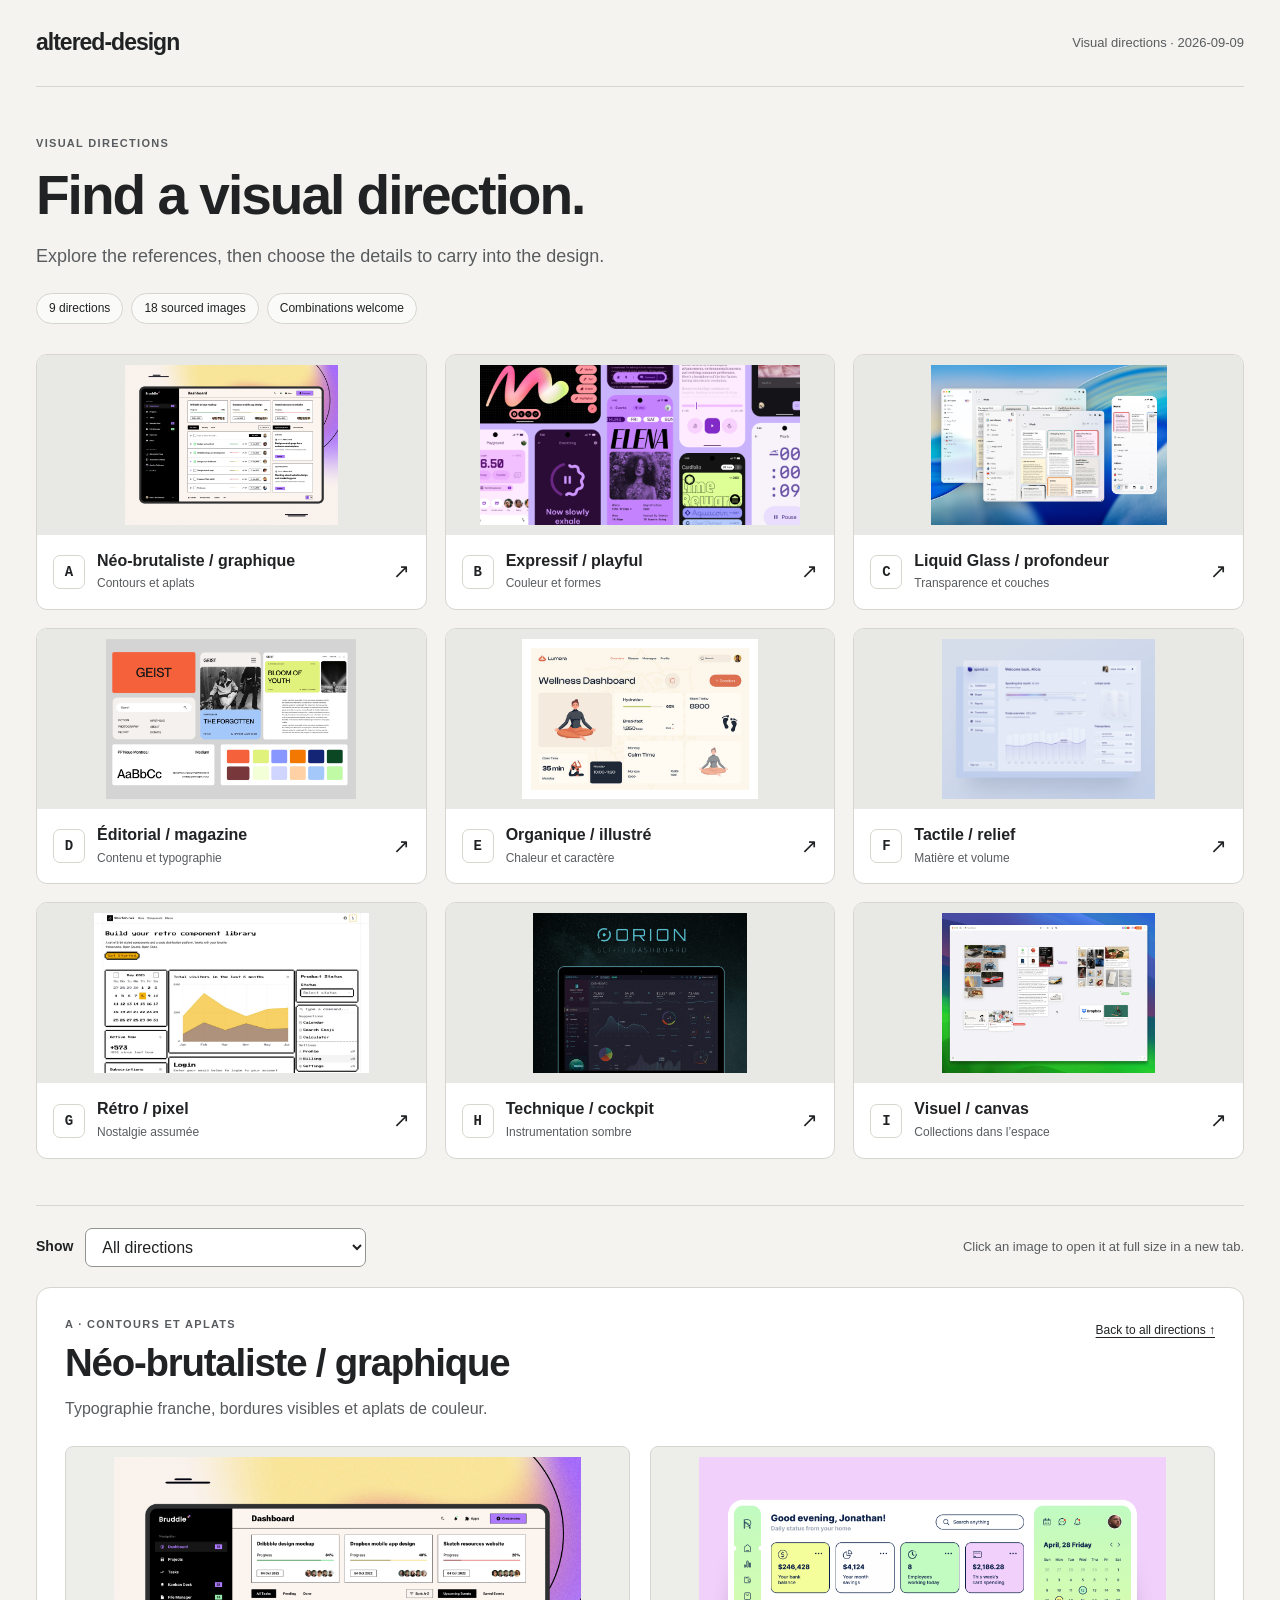
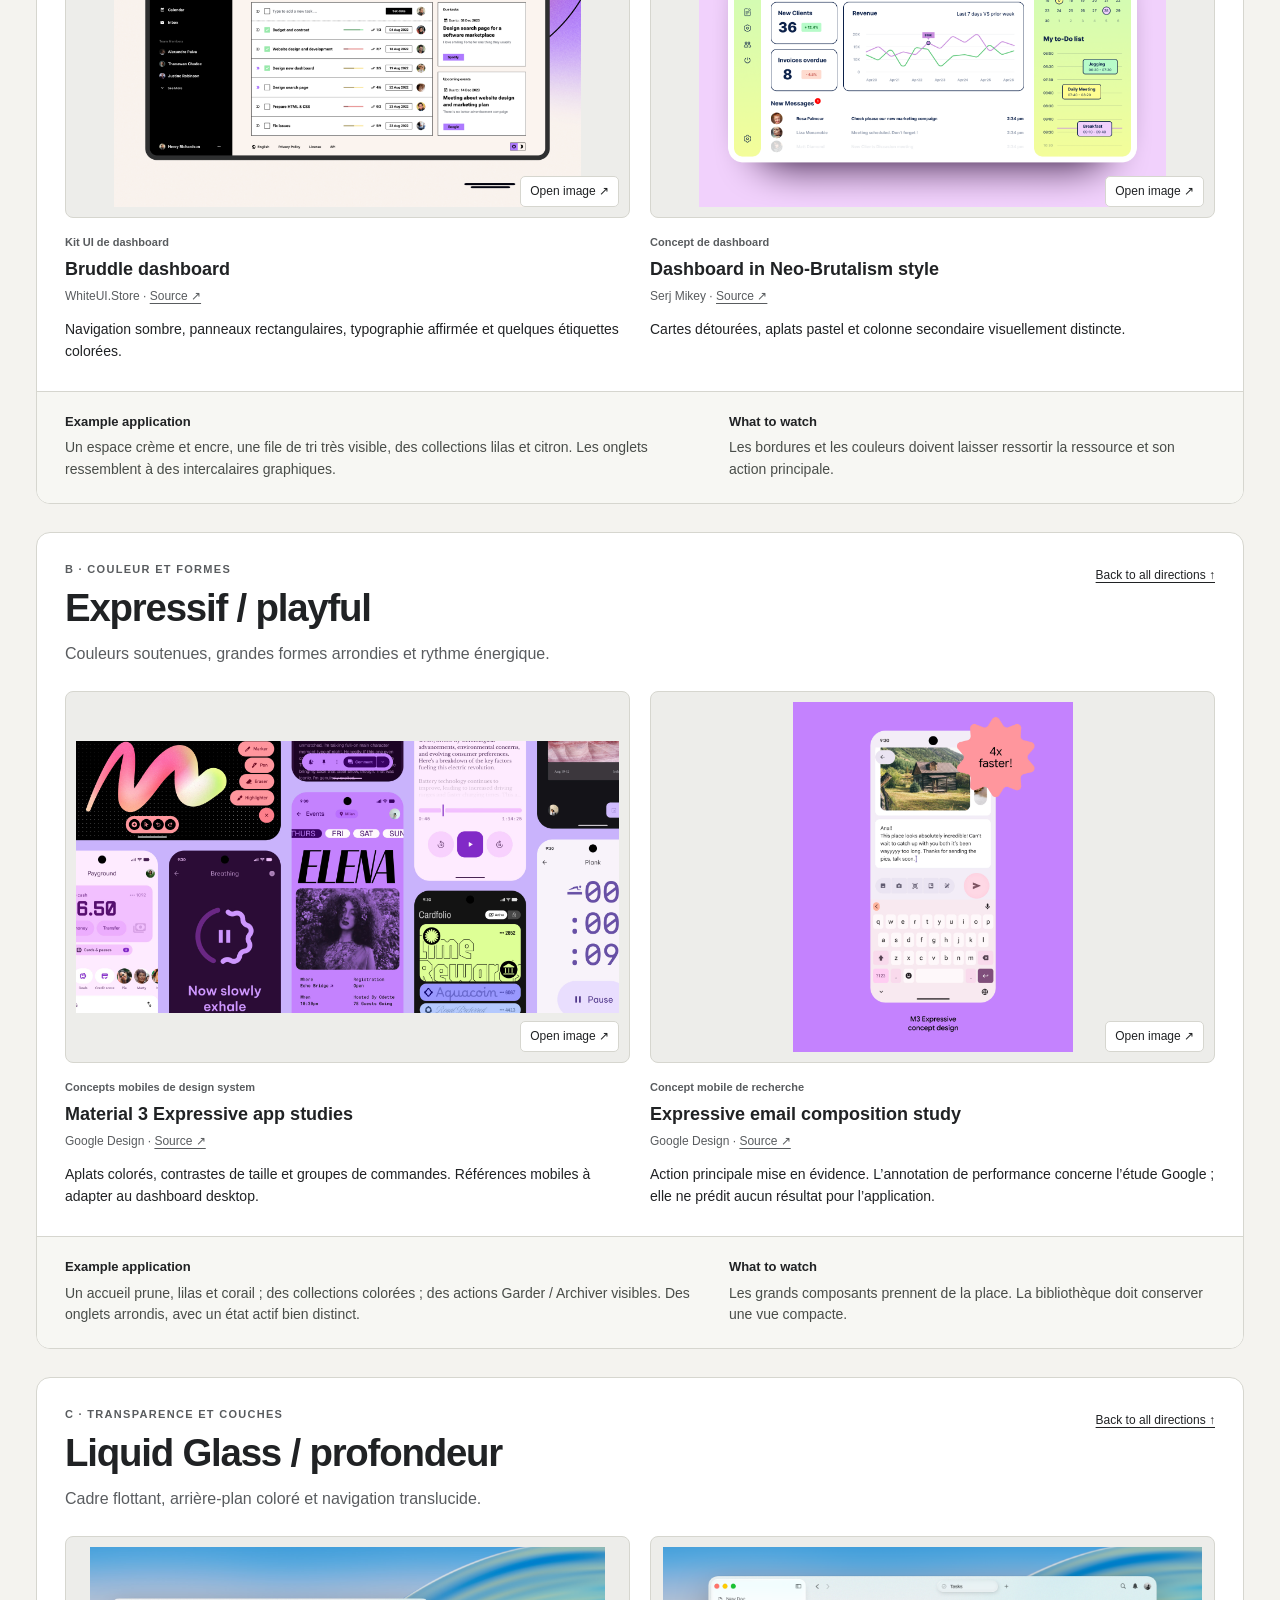
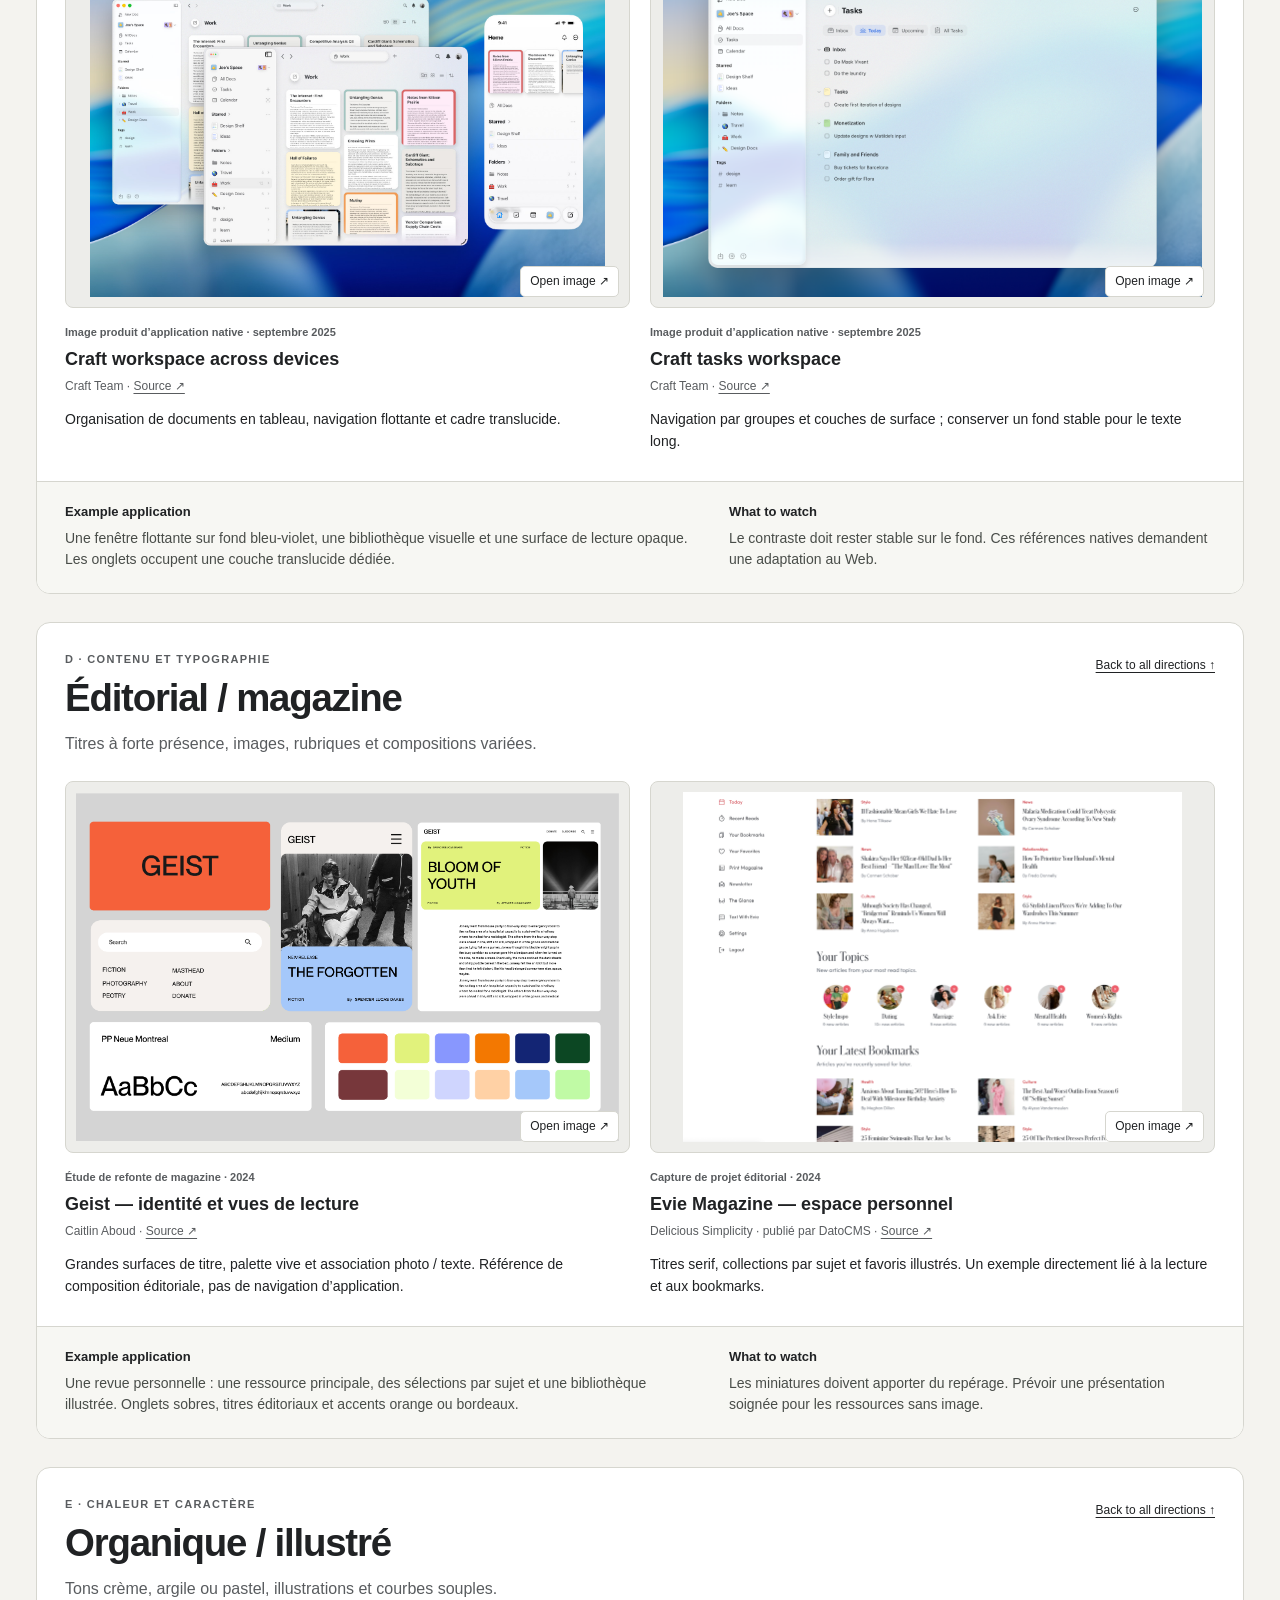
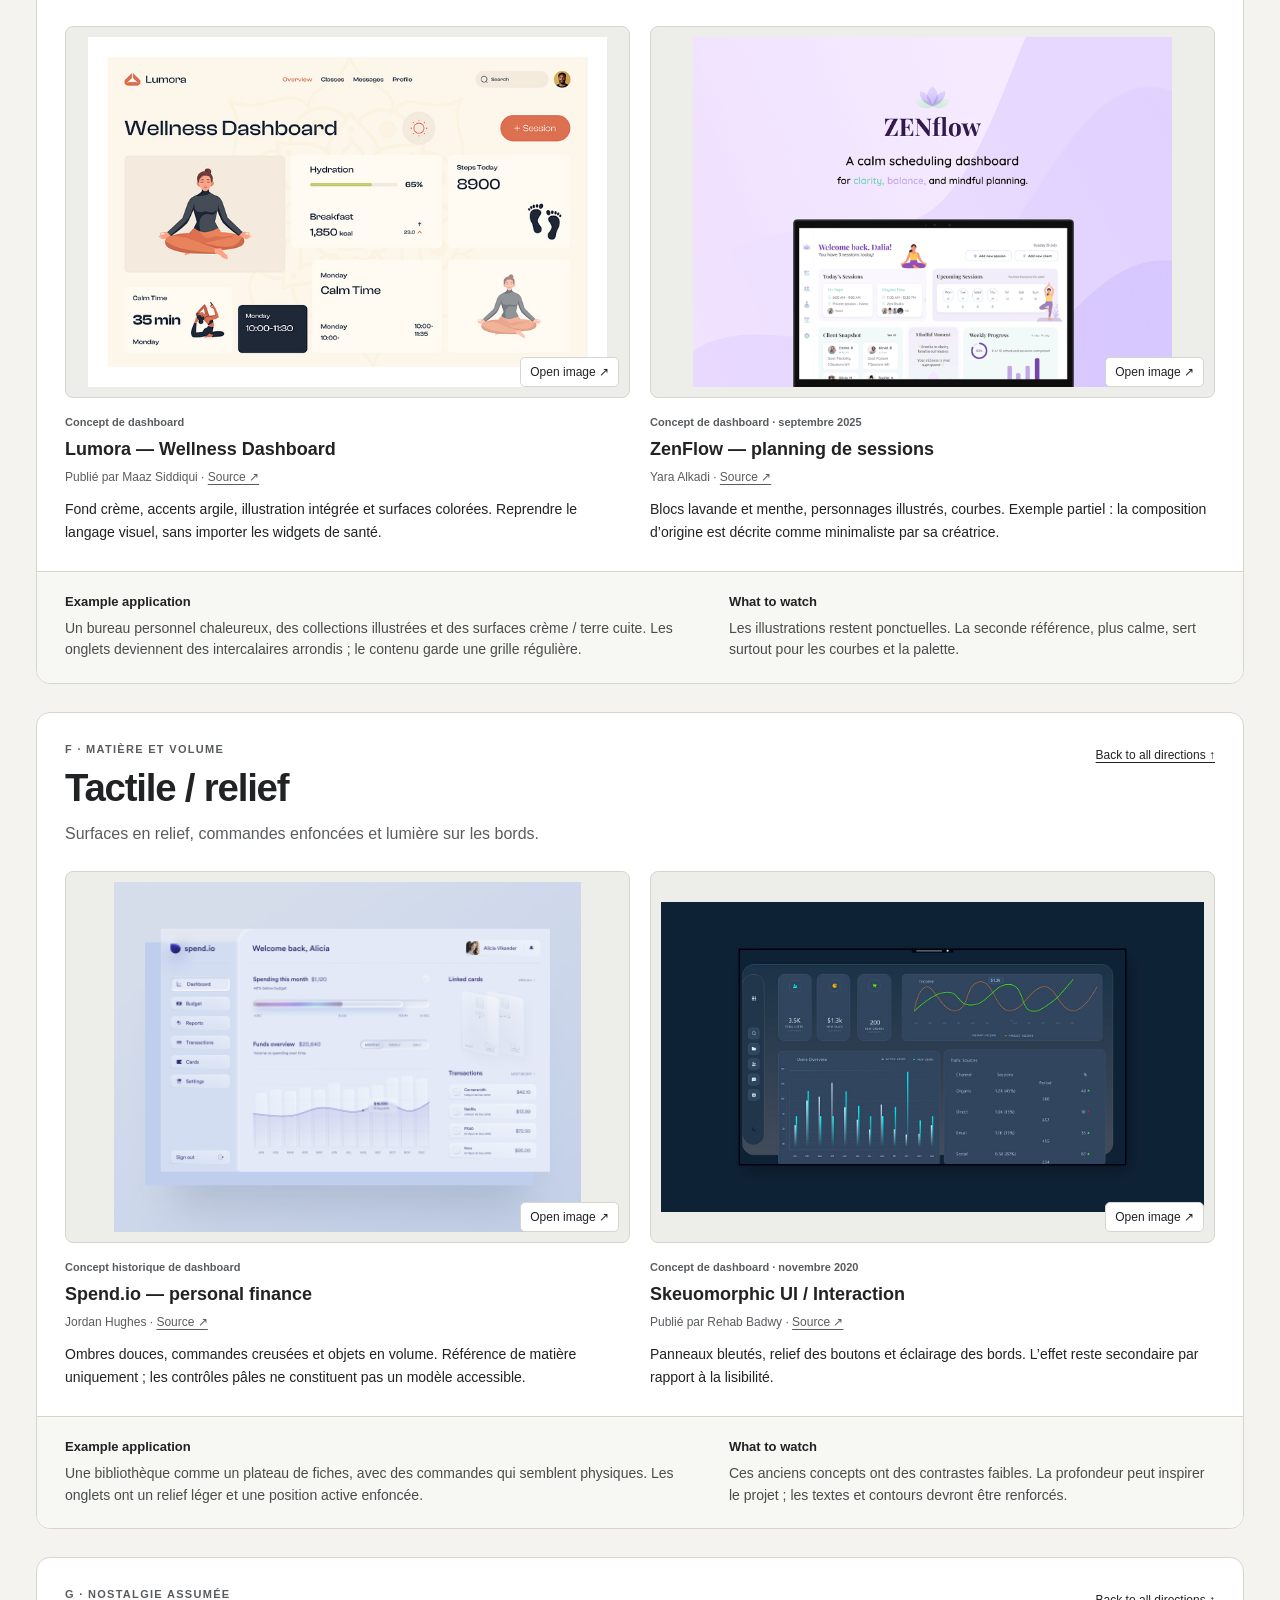
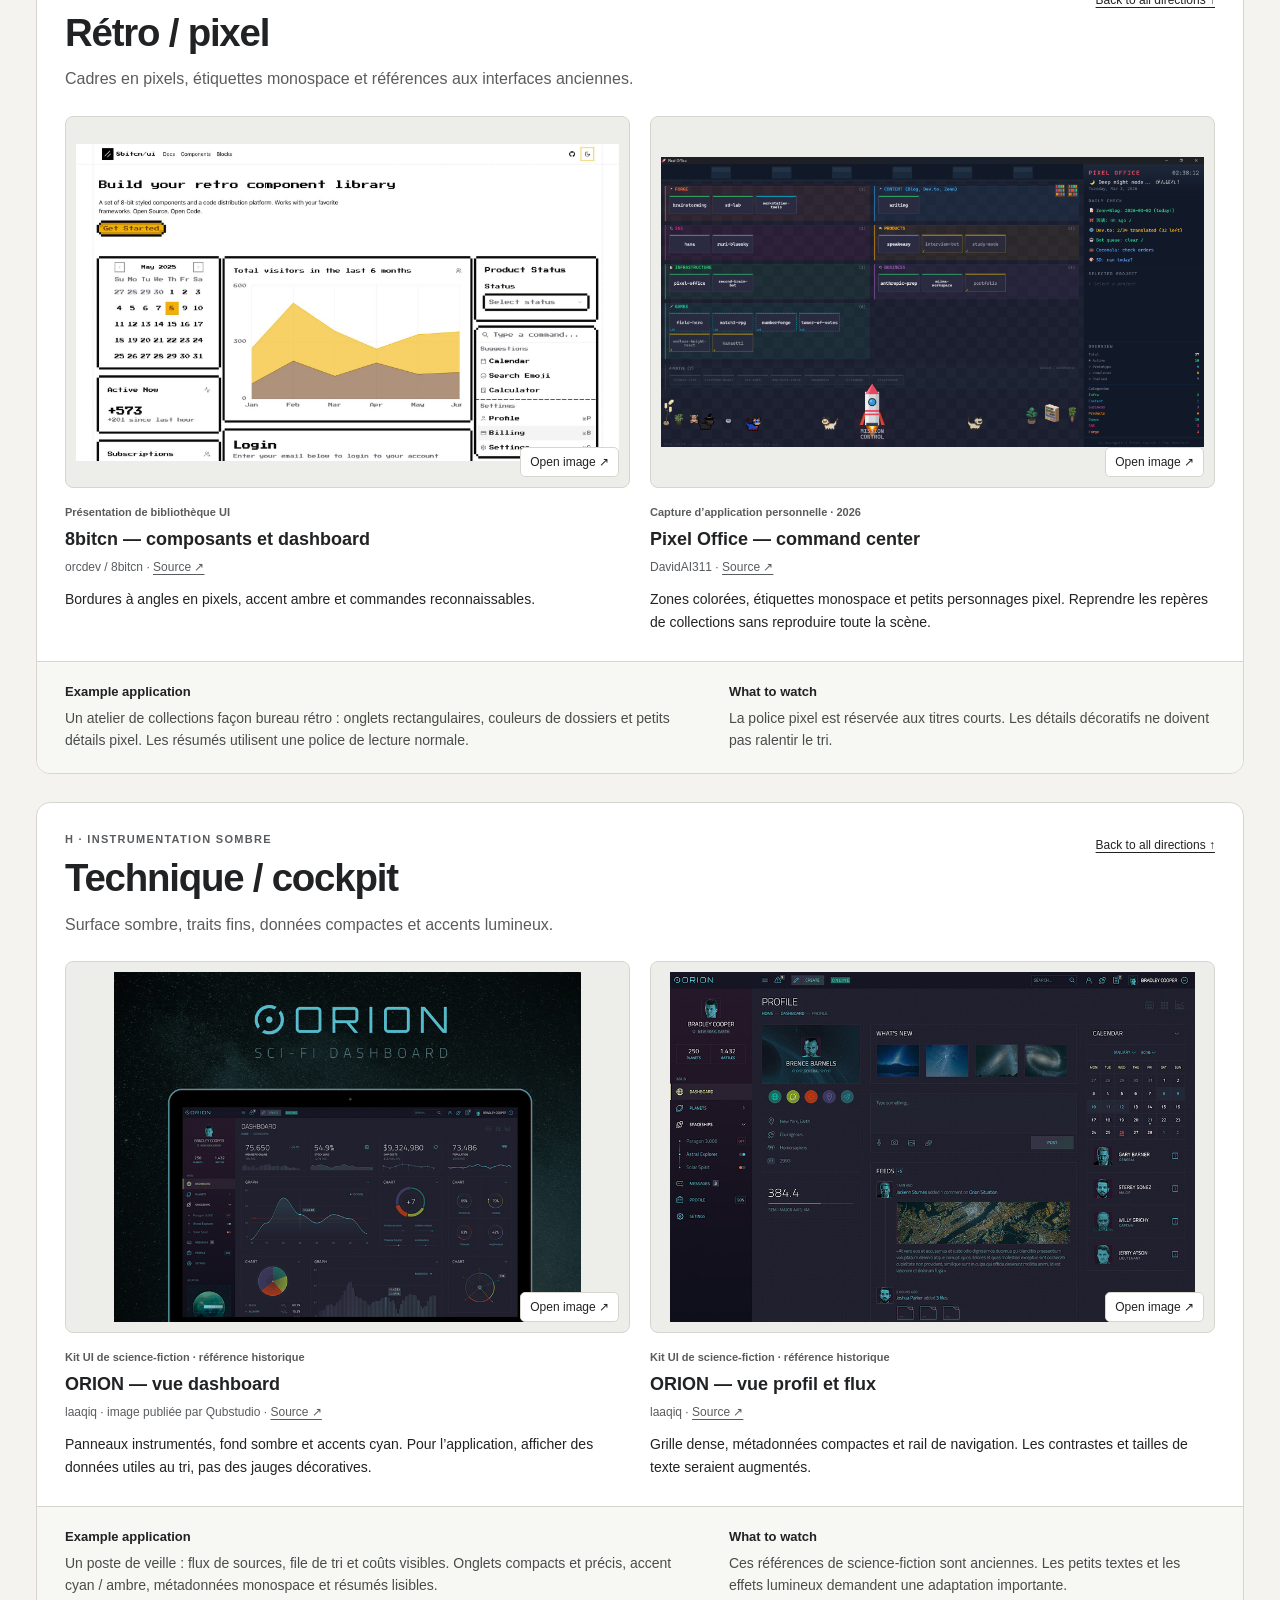
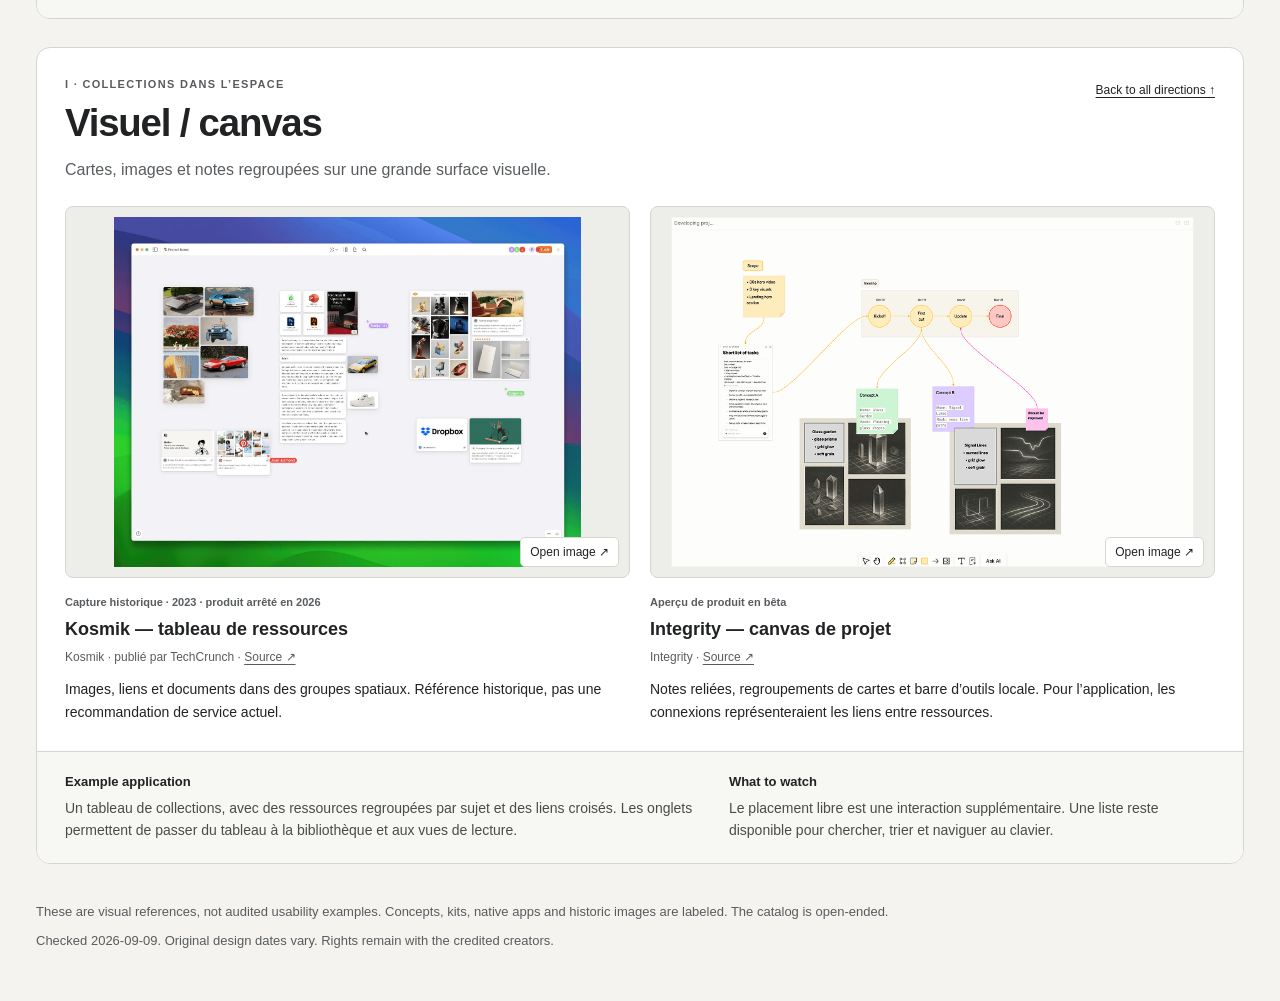
<file: skills/altered-design/assets/app-references/gallery.html>
<!doctype html><html lang="en"><head><meta charset="utf-8"><meta name="viewport" content="width=device-width,initial-scale=1"><title>altered-design — Visual directions</title><style>
:root{color-scheme:light;--ink:#202224;--muted:#595c5f;--paper:#f4f3ef;--line:#d6d6cf;--accent:#245740}
*{box-sizing:border-box}body{margin:0;background:var(--paper);color:var(--ink);font:16px/1.55 -apple-system,BlinkMacSystemFont,"Segoe UI",sans-serif}
a{color:inherit;text-underline-offset:3px}a:hover{color:var(--accent)}button,select{font:inherit}a:focus-visible,button:focus-visible,select:focus-visible,summary:focus-visible{outline:3px solid #1c6ba4;outline-offset:5px}
h1,h2,h3,p,figure{margin:0}h1{font-size:clamp(34px,4.3vw,60px);line-height:1.08;letter-spacing:-2px;max-width:880px}h2{font-size:clamp(28px,3vw,40px);line-height:1.15;letter-spacing:-1.2px}h3{font-size:18px;line-height:1.3}
.wrap{max-width:1320px;margin:auto;padding:0 36px}.masthead{display:flex;align-items:center;justify-content:space-between;padding:25px 0;border-bottom:1px solid var(--line);font-size:13px}.brand{font-size:23px;font-weight:750;letter-spacing:-1px}.masthead span:last-child{color:var(--muted)}
.intro{padding:48px 0 30px}.eyebrow{text-transform:uppercase;font-size:11px;letter-spacing:1.3px;font-weight:650;display:block;color:var(--muted);margin-bottom:14px}.intro p{max-width:750px;margin-top:18px;color:var(--muted);font-size:18px}.facts{display:flex;flex-wrap:wrap;gap:8px;margin-top:22px}.facts span{font-size:12px;border:1px solid var(--line);border-radius:30px;padding:5px 12px;background:#fff9}
.overview{display:grid;grid-template-columns:repeat(3,minmax(0,1fr));gap:18px}.option{text-decoration:none;background:white;border:1px solid var(--line);border-radius:11px;overflow:hidden;transition:border-color .15s}.option:hover{border-color:var(--accent)}.thumb{height:180px;background:#e8e8e4;padding:10px}.thumb img{width:100%;height:100%;object-fit:contain;display:block}.option-copy{padding:16px;display:flex;gap:12px;align-items:center}.letter{font:600 14px/32px ui-monospace,monospace;border:1px solid var(--line);border-radius:7px;width:32px;text-align:center;flex-shrink:0}.option-copy strong{display:block;font-size:16px;line-height:1.3}.option-copy div span{display:block;color:var(--muted);font-size:12px;margin-top:3px}.arrow{margin-left:auto;font-size:20px}
.tabs-note{border:1px solid #b9cec2;background:#e9f0e9;border-radius:11px;padding:20px 24px;margin-top:28px}.tabs-note h2{font-size:21px;letter-spacing:-.5px}.tabs-note p{margin-top:6px;color:#3f5147;max-width:920px}.tabs-note details{margin-top:12px}.tabs-note summary{cursor:pointer;font-size:14px;font-weight:600;width:fit-content}.tabs-note img{display:block;width:100%;max-width:1060px;margin-top:16px;border:1px solid var(--line);border-radius:7px}.tabs-note .caption{font-size:12px}
.board-tools{display:flex;flex-wrap:wrap;gap:12px;align-items:center;margin:46px 0 20px;padding-top:22px;border-top:1px solid var(--line)}.board-tools label{font-size:14px;font-weight:650}.board-tools select{max-width:100%;border:1px solid #90958e;border-radius:7px;padding:9px 38px 9px 12px;background:white;color:var(--ink)}.board-tools p{margin-left:auto;color:var(--muted);font-size:13px}.direction{background:white;border:1px solid var(--line);border-radius:14px;margin-bottom:28px;scroll-margin-top:22px;overflow:hidden}.direction[hidden]{display:none}.direction-head{display:flex;justify-content:space-between;gap:20px;padding:28px 28px 24px}.direction-head p{color:var(--muted);margin-top:12px;max-width:750px}.direction-head .eyebrow{margin-bottom:8px}.back{font-size:12px;white-space:nowrap;align-self:flex-start;margin-top:5px}.examples{display:grid;grid-template-columns:repeat(2,minmax(0,1fr));gap:20px;padding:0 28px 28px}.image-link{display:block;position:relative;background:#ededea;border:1px solid var(--line);border-radius:8px;overflow:hidden}.image-link img{display:block;width:100%;height:370px;object-fit:contain;padding:10px}.zoom{position:absolute;bottom:10px;right:10px;font-size:12px;background:#fff;color:var(--ink);border:1px solid var(--line);padding:5px 9px;border-radius:5px}.kind{display:block;color:var(--muted);font-size:11px;margin:16px 0 7px;font-weight:550}.credit{font-size:12px;color:var(--muted);margin-top:6px}figcaption>p:last-child{margin-top:12px;font-size:14px;line-height:1.6}.translation{display:grid;grid-template-columns:1.3fr 1fr;gap:32px;background:#f7f7f3;padding:22px 28px;border-top:1px solid var(--line)}.translation h3{font-size:13px}.translation p{font-size:14px;margin-top:7px;color:#494d49}
footer{padding:10px 0 42px;color:var(--muted);font-size:13px;max-width:920px}footer p+p{margin-top:8px}.sr-only{position:absolute;width:1px;height:1px;padding:0;margin:-1px;overflow:hidden;clip:rect(0,0,0,0);white-space:nowrap;border:0}.skip{position:absolute;left:20px;top:-100px;background:white;padding:10px;z-index:5}.skip:focus{top:12px}
@media(max-width:950px){.overview{grid-template-columns:repeat(2,minmax(0,1fr))}.image-link img{height:290px}.direction-head{display:block}.back{display:inline-block;margin-top:14px}.translation{grid-template-columns:1fr;gap:18px}.board-tools p{width:100%;margin-left:0}}
@media(max-width:600px){.wrap{padding:0 18px}.masthead{padding:18px 0}.masthead span:last-child{max-width:170px;text-align:right;font-size:11px}.intro{padding-top:30px}h1{letter-spacing:-1.2px}.intro p{font-size:16px}.overview{grid-template-columns:1fr}.thumb{height:195px}.examples{grid-template-columns:1fr;padding:0 16px 20px;gap:25px}.image-link img{height:290px}.direction-head{padding:22px 16px}.translation{padding:20px 16px}.tabs-note{padding:18px}.board-tools{margin-top:30px}.board-tools select{width:100%}.option-copy{padding:14px}}
@media(prefers-reduced-motion:reduce){*{transition:none!important;scroll-behavior:auto!important}}

</style></head><body>
<a class="skip" href="#overview">Skip to directions</a><main class="wrap"><div class="masthead"><span class="brand">altered-design</span><span>Visual directions · 2026-09-09</span></div>
<header class="intro"><span class="eyebrow">Visual directions</span><h1>Find a visual direction.</h1><p>Explore the references, then choose the details to carry into the design.</p><div class="facts"><span>9 directions</span><span>18 sourced images</span><span>Combinations welcome</span></div></header>
<nav class="overview" id="overview" aria-label="Visual directions"><a class="option" href="#neo-brutalist" data-jump="neo-brutalist"><div class="thumb"><img src="neo-bruddle.png" alt=""></div><div class="option-copy"><span class="letter">A</span><div><strong>Néo-brutaliste / graphique</strong><span>Contours et aplats</span></div><span class="arrow" aria-hidden="true">↗</span></div><span class="sr-only">See the references</span></a><a class="option" href="#expressive" data-jump="expressive"><div class="thumb"><img src="expressive-apps.webp" alt=""></div><div class="option-copy"><span class="letter">B</span><div><strong>Expressif / playful</strong><span>Couleur et formes</span></div><span class="arrow" aria-hidden="true">↗</span></div><span class="sr-only">See the references</span></a><a class="option" href="#liquid-glass" data-jump="liquid-glass"><div class="thumb"><img src="craft-workspace.jpg" alt=""></div><div class="option-copy"><span class="letter">C</span><div><strong>Liquid Glass / profondeur</strong><span>Transparence et couches</span></div><span class="arrow" aria-hidden="true">↗</span></div><span class="sr-only">See the references</span></a><a class="option" href="#editorial" data-jump="editorial"><div class="thumb"><img src="editorial-geist.png" alt=""></div><div class="option-copy"><span class="letter">D</span><div><strong>Éditorial / magazine</strong><span>Contenu et typographie</span></div><span class="arrow" aria-hidden="true">↗</span></div><span class="sr-only">See the references</span></a><a class="option" href="#warm-organic" data-jump="warm-organic"><div class="thumb"><img src="warm-lumora.jpg" alt=""></div><div class="option-copy"><span class="letter">E</span><div><strong>Organique / illustré</strong><span>Chaleur et caractère</span></div><span class="arrow" aria-hidden="true">↗</span></div><span class="sr-only">See the references</span></a><a class="option" href="#tactile" data-jump="tactile"><div class="thumb"><img src="tactile-finance.jpg" alt=""></div><div class="option-copy"><span class="letter">F</span><div><strong>Tactile / relief</strong><span>Matière et volume</span></div><span class="arrow" aria-hidden="true">↗</span></div><span class="sr-only">See the references</span></a><a class="option" href="#retro" data-jump="retro"><div class="thumb"><img src="retro-8bit.webp" alt=""></div><div class="option-copy"><span class="letter">G</span><div><strong>Rétro / pixel</strong><span>Nostalgie assumée</span></div><span class="arrow" aria-hidden="true">↗</span></div><span class="sr-only">See the references</span></a><a class="option" href="#technical" data-jump="technical"><div class="thumb"><img src="technical-orion-1.png" alt=""></div><div class="option-copy"><span class="letter">H</span><div><strong>Technique / cockpit</strong><span>Instrumentation sombre</span></div><span class="arrow" aria-hidden="true">↗</span></div><span class="sr-only">See the references</span></a><a class="option" href="#spatial" data-jump="spatial"><div class="thumb"><img src="spatial-kosmik.png" alt=""></div><div class="option-copy"><span class="letter">I</span><div><strong>Visuel / canvas</strong><span>Collections dans l’espace</span></div><span class="arrow" aria-hidden="true">↗</span></div><span class="sr-only">See the references</span></a></nav>
<div class="board-tools"><label for="direction-filter">Show</label><select id="direction-filter"><option value="all">All directions</option><option value="neo-brutalist">A · Néo-brutaliste / graphique</option><option value="expressive">B · Expressif / playful</option><option value="liquid-glass">C · Liquid Glass / profondeur</option><option value="editorial">D · Éditorial / magazine</option><option value="warm-organic">E · Organique / illustré</option><option value="tactile">F · Tactile / relief</option><option value="retro">G · Rétro / pixel</option><option value="technical">H · Technique / cockpit</option><option value="spatial">I · Visuel / canvas</option></select><p>Click an image to open it at full size in a new tab.</p></div>
<div id="references"><section class="direction" id="neo-brutalist" aria-labelledby="title-neo-brutalist"><header class="direction-head"><div><span class="eyebrow">A · Contours et aplats</span><h2 id="title-neo-brutalist" tabindex="-1">Néo-brutaliste / graphique</h2><p>Typographie franche, bordures visibles et aplats de couleur.</p></div><a class="back" href="#overview">Back to all directions ↑</a></header><div class="examples"><figure><a class="image-link" href="neo-bruddle.png" target="_blank" rel="noopener" aria-label="Open image: Bruddle dashboard"><img data-example src="neo-bruddle.png" alt="Bruddle dashboard. Navigation sombre, panneaux rectangulaires, typographie affirmée et quelques étiquettes colorées."><span class="zoom">Open image ↗</span></a><figcaption><span class="kind">Kit UI de dashboard</span><h3>Bruddle dashboard</h3><p class="credit">WhiteUI.Store · <a href="https://dribbble.com/shots/21440274-Dashboard-inspired-by-neo-brutalism" target="_blank" rel="noopener noreferrer">Source ↗</a></p><p>Navigation sombre, panneaux rectangulaires, typographie affirmée et quelques étiquettes colorées.</p></figcaption></figure><figure><a class="image-link" href="neo-serj.png" target="_blank" rel="noopener" aria-label="Open image: Dashboard in Neo-Brutalism style"><img data-example src="neo-serj.png" alt="Dashboard in Neo-Brutalism style. Cartes détourées, aplats pastel et colonne secondaire visuellement distincte."><span class="zoom">Open image ↗</span></a><figcaption><span class="kind">Concept de dashboard</span><h3>Dashboard in Neo-Brutalism style</h3><p class="credit">Serj Mikey · <a href="https://dribbble.com/shots/21285880-Dashboard-in-Neo-Brutalism-style" target="_blank" rel="noopener noreferrer">Source ↗</a></p><p>Cartes détourées, aplats pastel et colonne secondaire visuellement distincte.</p></figcaption></figure></div><div class="translation"><div><h3>Example application</h3><p>Un espace crème et encre, une file de tri très visible, des collections lilas et citron. Les onglets ressemblent à des intercalaires graphiques.</p></div><div><h3>What to watch</h3><p>Les bordures et les couleurs doivent laisser ressortir la ressource et son action principale.</p></div></div></section><section class="direction" id="expressive" aria-labelledby="title-expressive"><header class="direction-head"><div><span class="eyebrow">B · Couleur et formes</span><h2 id="title-expressive" tabindex="-1">Expressif / playful</h2><p>Couleurs soutenues, grandes formes arrondies et rythme énergique.</p></div><a class="back" href="#overview">Back to all directions ↑</a></header><div class="examples"><figure><a class="image-link" href="expressive-apps.webp" target="_blank" rel="noopener" aria-label="Open image: Material 3 Expressive app studies"><img data-example src="expressive-apps.webp" alt="Material 3 Expressive app studies. Aplats colorés, contrastes de taille et groupes de commandes. Références mobiles à adapter au dashboard desktop."><span class="zoom">Open image ↗</span></a><figcaption><span class="kind">Concepts mobiles de design system</span><h3>Material 3 Expressive app studies</h3><p class="credit">Google Design · <a href="https://design.google/library/expressive-material-design-google-research" target="_blank" rel="noopener noreferrer">Source ↗</a></p><p>Aplats colorés, contrastes de taille et groupes de commandes. Références mobiles à adapter au dashboard desktop.</p></figcaption></figure><figure><a class="image-link" href="expressive-email.webp" target="_blank" rel="noopener" aria-label="Open image: Expressive email composition study"><img data-example src="expressive-email.webp" alt="Expressive email composition study. Action principale mise en évidence. L’annotation de performance concerne l’étude Google ; elle ne prédit aucun résultat pour l’application."><span class="zoom">Open image ↗</span></a><figcaption><span class="kind">Concept mobile de recherche</span><h3>Expressive email composition study</h3><p class="credit">Google Design · <a href="https://design.google/library/expressive-material-design-google-research" target="_blank" rel="noopener noreferrer">Source ↗</a></p><p>Action principale mise en évidence. L’annotation de performance concerne l’étude Google ; elle ne prédit aucun résultat pour l’application.</p></figcaption></figure></div><div class="translation"><div><h3>Example application</h3><p>Un accueil prune, lilas et corail ; des collections colorées ; des actions Garder / Archiver visibles. Des onglets arrondis, avec un état actif bien distinct.</p></div><div><h3>What to watch</h3><p>Les grands composants prennent de la place. La bibliothèque doit conserver une vue compacte.</p></div></div></section><section class="direction" id="liquid-glass" aria-labelledby="title-liquid-glass"><header class="direction-head"><div><span class="eyebrow">C · Transparence et couches</span><h2 id="title-liquid-glass" tabindex="-1">Liquid Glass / profondeur</h2><p>Cadre flottant, arrière-plan coloré et navigation translucide.</p></div><a class="back" href="#overview">Back to all directions ↑</a></header><div class="examples"><figure><a class="image-link" href="craft-workspace.jpg" target="_blank" rel="noopener" aria-label="Open image: Craft workspace across devices"><img data-example src="craft-workspace.jpg" alt="Craft workspace across devices. Organisation de documents en tableau, navigation flottante et cadre translucide."><span class="zoom">Open image ↗</span></a><figcaption><span class="kind">Image produit d’application native · septembre 2025</span><h3>Craft workspace across devices</h3><p class="credit">Craft Team · <a href="https://www.craft.do/blog/craft-update-3-2-6" target="_blank" rel="noopener noreferrer">Source ↗</a></p><p>Organisation de documents en tableau, navigation flottante et cadre translucide.</p></figcaption></figure><figure><a class="image-link" href="craft-tasks.png" target="_blank" rel="noopener" aria-label="Open image: Craft tasks workspace"><img data-example src="craft-tasks.png" alt="Craft tasks workspace. Navigation par groupes et couches de surface ; conserver un fond stable pour le texte long."><span class="zoom">Open image ↗</span></a><figcaption><span class="kind">Image produit d’application native · septembre 2025</span><h3>Craft tasks workspace</h3><p class="credit">Craft Team · <a href="https://www.craft.do/blog/craft-update-3-2-6" target="_blank" rel="noopener noreferrer">Source ↗</a></p><p>Navigation par groupes et couches de surface ; conserver un fond stable pour le texte long.</p></figcaption></figure></div><div class="translation"><div><h3>Example application</h3><p>Une fenêtre flottante sur fond bleu-violet, une bibliothèque visuelle et une surface de lecture opaque. Les onglets occupent une couche translucide dédiée.</p></div><div><h3>What to watch</h3><p>Le contraste doit rester stable sur le fond. Ces références natives demandent une adaptation au Web.</p></div></div></section><section class="direction" id="editorial" aria-labelledby="title-editorial"><header class="direction-head"><div><span class="eyebrow">D · Contenu et typographie</span><h2 id="title-editorial" tabindex="-1">Éditorial / magazine</h2><p>Titres à forte présence, images, rubriques et compositions variées.</p></div><a class="back" href="#overview">Back to all directions ↑</a></header><div class="examples"><figure><a class="image-link" href="editorial-geist.png" target="_blank" rel="noopener" aria-label="Open image: Geist — identité et vues de lecture"><img data-example src="editorial-geist.png" alt="Geist — identité et vues de lecture. Grandes surfaces de titre, palette vive et association photo / texte. Référence de composition éditoriale, pas de navigation d’application."><span class="zoom">Open image ↗</span></a><figcaption><span class="kind">Étude de refonte de magazine · 2024</span><h3>Geist — identité et vues de lecture</h3><p class="credit">Caitlin Aboud · <a href="https://www.caitlinaboud.com/project/geist" target="_blank" rel="noopener noreferrer">Source ↗</a></p><p>Grandes surfaces de titre, palette vive et association photo / texte. Référence de composition éditoriale, pas de navigation d’application.</p></figcaption></figure><figure><a class="image-link" href="editorial-evie.png" target="_blank" rel="noopener" aria-label="Open image: Evie Magazine — espace personnel"><img data-example src="editorial-evie.png" alt="Evie Magazine — espace personnel. Titres serif, collections par sujet et favoris illustrés. Un exemple directement lié à la lecture et aux bookmarks."><span class="zoom">Open image ↗</span></a><figcaption><span class="kind">Capture de projet éditorial · 2024</span><h3>Evie Magazine — espace personnel</h3><p class="credit">Delicious Simplicity · publié par DatoCMS · <a href="https://www.datocms.com/partners/delicious-simplicity/showcase/evie-magazine" target="_blank" rel="noopener noreferrer">Source ↗</a></p><p>Titres serif, collections par sujet et favoris illustrés. Un exemple directement lié à la lecture et aux bookmarks.</p></figcaption></figure></div><div class="translation"><div><h3>Example application</h3><p>Une revue personnelle : une ressource principale, des sélections par sujet et une bibliothèque illustrée. Onglets sobres, titres éditoriaux et accents orange ou bordeaux.</p></div><div><h3>What to watch</h3><p>Les miniatures doivent apporter du repérage. Prévoir une présentation soignée pour les ressources sans image.</p></div></div></section><section class="direction" id="warm-organic" aria-labelledby="title-warm-organic"><header class="direction-head"><div><span class="eyebrow">E · Chaleur et caractère</span><h2 id="title-warm-organic" tabindex="-1">Organique / illustré</h2><p>Tons crème, argile ou pastel, illustrations et courbes souples.</p></div><a class="back" href="#overview">Back to all directions ↑</a></header><div class="examples"><figure><a class="image-link" href="warm-lumora.jpg" target="_blank" rel="noopener" aria-label="Open image: Lumora — Wellness Dashboard"><img data-example src="warm-lumora.jpg" alt="Lumora — Wellness Dashboard. Fond crème, accents argile, illustration intégrée et surfaces colorées. Reprendre le langage visuel, sans importer les widgets de santé."><span class="zoom">Open image ↗</span></a><figcaption><span class="kind">Concept de dashboard</span><h3>Lumora — Wellness Dashboard</h3><p class="credit">Publié par Maaz Siddiqui · <a href="https://dribbble.com/shots/26401282-Lumora-Wellness-Dashboard-UI-Design" target="_blank" rel="noopener noreferrer">Source ↗</a></p><p>Fond crème, accents argile, illustration intégrée et surfaces colorées. Reprendre le langage visuel, sans importer les widgets de santé.</p></figcaption></figure><figure><a class="image-link" href="warm-zenflow.png" target="_blank" rel="noopener" aria-label="Open image: ZenFlow — planning de sessions"><img data-example src="warm-zenflow.png" alt="ZenFlow — planning de sessions. Blocs lavande et menthe, personnages illustrés, courbes. Exemple partiel : la composition d’origine est décrite comme minimaliste par sa créatrice."><span class="zoom">Open image ↗</span></a><figcaption><span class="kind">Concept de dashboard · septembre 2025</span><h3>ZenFlow — planning de sessions</h3><p class="credit">Yara Alkadi · <a href="https://www.behance.net/gallery/232760657/ZenFlow-Yoga-Scheduling-dashboard-UI-case-study" target="_blank" rel="noopener noreferrer">Source ↗</a></p><p>Blocs lavande et menthe, personnages illustrés, courbes. Exemple partiel : la composition d’origine est décrite comme minimaliste par sa créatrice.</p></figcaption></figure></div><div class="translation"><div><h3>Example application</h3><p>Un bureau personnel chaleureux, des collections illustrées et des surfaces crème / terre cuite. Les onglets deviennent des intercalaires arrondis ; le contenu garde une grille régulière.</p></div><div><h3>What to watch</h3><p>Les illustrations restent ponctuelles. La seconde référence, plus calme, sert surtout pour les courbes et la palette.</p></div></div></section><section class="direction" id="tactile" aria-labelledby="title-tactile"><header class="direction-head"><div><span class="eyebrow">F · Matière et volume</span><h2 id="title-tactile" tabindex="-1">Tactile / relief</h2><p>Surfaces en relief, commandes enfoncées et lumière sur les bords.</p></div><a class="back" href="#overview">Back to all directions ↑</a></header><div class="examples"><figure><a class="image-link" href="tactile-finance.jpg" target="_blank" rel="noopener" aria-label="Open image: Spend.io — personal finance"><img data-example src="tactile-finance.jpg" alt="Spend.io — personal finance. Ombres douces, commandes creusées et objets en volume. Référence de matière uniquement ; les contrôles pâles ne constituent pas un modèle accessible."><span class="zoom">Open image ↗</span></a><figcaption><span class="kind">Concept historique de dashboard</span><h3>Spend.io — personal finance</h3><p class="credit">Jordan Hughes · <a href="https://dribbble.com/shots/9044225-Skeuomorph-personal-finance-app-dashboard" target="_blank" rel="noopener noreferrer">Source ↗</a></p><p>Ombres douces, commandes creusées et objets en volume. Référence de matière uniquement ; les contrôles pâles ne constituent pas un modèle accessible.</p></figcaption></figure><figure><a class="image-link" href="tactile-dark.jpg" target="_blank" rel="noopener" aria-label="Open image: Skeuomorphic UI / Interaction"><img data-example src="tactile-dark.jpg" alt="Skeuomorphic UI / Interaction. Panneaux bleutés, relief des boutons et éclairage des bords. L’effet reste secondaire par rapport à la lisibilité."><span class="zoom">Open image ↗</span></a><figcaption><span class="kind">Concept de dashboard · novembre 2020</span><h3>Skeuomorphic UI / Interaction</h3><p class="credit">Publié par Rehab Badwy · <a href="https://www.behance.net/gallery/108003477/Skeuomorphic-UIInteraction-dashboard" target="_blank" rel="noopener noreferrer">Source ↗</a></p><p>Panneaux bleutés, relief des boutons et éclairage des bords. L’effet reste secondaire par rapport à la lisibilité.</p></figcaption></figure></div><div class="translation"><div><h3>Example application</h3><p>Une bibliothèque comme un plateau de fiches, avec des commandes qui semblent physiques. Les onglets ont un relief léger et une position active enfoncée.</p></div><div><h3>What to watch</h3><p>Ces anciens concepts ont des contrastes faibles. La profondeur peut inspirer le projet ; les textes et contours devront être renforcés.</p></div></div></section><section class="direction" id="retro" aria-labelledby="title-retro"><header class="direction-head"><div><span class="eyebrow">G · Nostalgie assumée</span><h2 id="title-retro" tabindex="-1">Rétro / pixel</h2><p>Cadres en pixels, étiquettes monospace et références aux interfaces anciennes.</p></div><a class="back" href="#overview">Back to all directions ↑</a></header><div class="examples"><figure><a class="image-link" href="retro-8bit.webp" target="_blank" rel="noopener" aria-label="Open image: 8bitcn — composants et dashboard"><img data-example src="retro-8bit.webp" alt="8bitcn — composants et dashboard. Bordures à angles en pixels, accent ambre et commandes reconnaissables."><span class="zoom">Open image ↗</span></a><figcaption><span class="kind">Présentation de bibliothèque UI</span><h3>8bitcn — composants et dashboard</h3><p class="credit">orcdev / 8bitcn · <a href="https://peerlist.io/orcdev/project/8bitcn" target="_blank" rel="noopener noreferrer">Source ↗</a></p><p>Bordures à angles en pixels, accent ambre et commandes reconnaissables.</p></figcaption></figure><figure><a class="image-link" href="retro-office.png" target="_blank" rel="noopener" aria-label="Open image: Pixel Office — command center"><img data-example src="retro-office.png" alt="Pixel Office — command center. Zones colorées, étiquettes monospace et petits personnages pixel. Reprendre les repères de collections sans reproduire toute la scène."><span class="zoom">Open image ↗</span></a><figcaption><span class="kind">Capture d’application personnelle · 2026</span><h3>Pixel Office — command center</h3><p class="credit">DavidAI311 · <a href="https://dev.to/minatoplanb/i-got-tired-of-text-dashboards-so-i-built-a-pixel-art-command-center-1bf1" target="_blank" rel="noopener noreferrer">Source ↗</a></p><p>Zones colorées, étiquettes monospace et petits personnages pixel. Reprendre les repères de collections sans reproduire toute la scène.</p></figcaption></figure></div><div class="translation"><div><h3>Example application</h3><p>Un atelier de collections façon bureau rétro : onglets rectangulaires, couleurs de dossiers et petits détails pixel. Les résumés utilisent une police de lecture normale.</p></div><div><h3>What to watch</h3><p>La police pixel est réservée aux titres courts. Les détails décoratifs ne doivent pas ralentir le tri.</p></div></div></section><section class="direction" id="technical" aria-labelledby="title-technical"><header class="direction-head"><div><span class="eyebrow">H · Instrumentation sombre</span><h2 id="title-technical" tabindex="-1">Technique / cockpit</h2><p>Surface sombre, traits fins, données compactes et accents lumineux.</p></div><a class="back" href="#overview">Back to all directions ↑</a></header><div class="examples"><figure><a class="image-link" href="technical-orion-1.png" target="_blank" rel="noopener" aria-label="Open image: ORION — vue dashboard"><img data-example src="technical-orion-1.png" alt="ORION — vue dashboard. Panneaux instrumentés, fond sombre et accents cyan. Pour l’application, afficher des données utiles au tri, pas des jauges décoratives."><span class="zoom">Open image ↗</span></a><figcaption><span class="kind">Kit UI de science-fiction · référence historique</span><h3>ORION — vue dashboard</h3><p class="credit">laaqiq · image publiée par Qubstudio · <a href="https://creativemarket.com/laaqiq/778624-ORION-%E2%80%93-Sci-Fi-Dashboard" target="_blank" rel="noopener noreferrer">Source ↗</a></p><p>Panneaux instrumentés, fond sombre et accents cyan. Pour l’application, afficher des données utiles au tri, pas des jauges décoratives.</p></figcaption></figure><figure><a class="image-link" href="technical-orion-2.jpg" target="_blank" rel="noopener" aria-label="Open image: ORION — vue profil et flux"><img data-example src="technical-orion-2.jpg" alt="ORION — vue profil et flux. Grille dense, métadonnées compactes et rail de navigation. Les contrastes et tailles de texte seraient augmentés."><span class="zoom">Open image ↗</span></a><figcaption><span class="kind">Kit UI de science-fiction · référence historique</span><h3>ORION — vue profil et flux</h3><p class="credit">laaqiq · <a href="https://creativemarket.com/laaqiq/778624-ORION-%E2%80%93-Sci-Fi-Dashboard" target="_blank" rel="noopener noreferrer">Source ↗</a></p><p>Grille dense, métadonnées compactes et rail de navigation. Les contrastes et tailles de texte seraient augmentés.</p></figcaption></figure></div><div class="translation"><div><h3>Example application</h3><p>Un poste de veille : flux de sources, file de tri et coûts visibles. Onglets compacts et précis, accent cyan / ambre, métadonnées monospace et résumés lisibles.</p></div><div><h3>What to watch</h3><p>Ces références de science-fiction sont anciennes. Les petits textes et les effets lumineux demandent une adaptation importante.</p></div></div></section><section class="direction" id="spatial" aria-labelledby="title-spatial"><header class="direction-head"><div><span class="eyebrow">I · Collections dans l’espace</span><h2 id="title-spatial" tabindex="-1">Visuel / canvas</h2><p>Cartes, images et notes regroupées sur une grande surface visuelle.</p></div><a class="back" href="#overview">Back to all directions ↑</a></header><div class="examples"><figure><a class="image-link" href="spatial-kosmik.png" target="_blank" rel="noopener" aria-label="Open image: Kosmik — tableau de ressources"><img data-example src="spatial-kosmik.png" alt="Kosmik — tableau de ressources. Images, liens et documents dans des groupes spatiaux. Référence historique, pas une recommandation de service actuel."><span class="zoom">Open image ↗</span></a><figcaption><span class="kind">Capture historique · 2023 · produit arrêté en 2026</span><h3>Kosmik — tableau de ressources</h3><p class="credit">Kosmik · publié par TechCrunch · <a href="https://techcrunch.com/2023/12/21/meet-kosmik-a-visual-canvas-with-an-in-built-pdf-reader-and-a-web-browser/" target="_blank" rel="noopener noreferrer">Source ↗</a></p><p>Images, liens et documents dans des groupes spatiaux. Référence historique, pas une recommandation de service actuel.</p></figcaption></figure><figure><a class="image-link" href="spatial-integrity.png" target="_blank" rel="noopener" aria-label="Open image: Integrity — canvas de projet"><img data-example src="spatial-integrity.png" alt="Integrity — canvas de projet. Notes reliées, regroupements de cartes et barre d’outils locale. Pour l’application, les connexions représenteraient les liens entre ressources."><span class="zoom">Open image ↗</span></a><figcaption><span class="kind">Aperçu de produit en bêta</span><h3>Integrity — canvas de projet</h3><p class="credit">Integrity · <a href="https://integrity.sh/" target="_blank" rel="noopener noreferrer">Source ↗</a></p><p>Notes reliées, regroupements de cartes et barre d’outils locale. Pour l’application, les connexions représenteraient les liens entre ressources.</p></figcaption></figure></div><div class="translation"><div><h3>Example application</h3><p>Un tableau de collections, avec des ressources regroupées par sujet et des liens croisés. Les onglets permettent de passer du tableau à la bibliothèque et aux vues de lecture.</p></div><div><h3>What to watch</h3><p>Le placement libre est une interaction supplémentaire. Une liste reste disponible pour chercher, trier et naviguer au clavier.</p></div></div></section></div><footer><p>These are visual references, not audited usability examples. Concepts, kits, native apps and historic images are labeled. The catalog is open-ended.</p><p>Checked 2026-09-09. Original design dates vary. Rights remain with the credited creators.</p><p></p></footer></main><script>
const filter=document.querySelector('#direction-filter');
const sections=[...document.querySelectorAll('.direction')];
function show(value){for(const s of sections)s.hidden=value!=='all'&&s.id!==value;filter.value=value;}
filter.addEventListener('change',()=>{show(filter.value);if(filter.value!=='all'){const s=document.getElementById(filter.value);s.querySelector('h2').focus({preventScroll:true});s.scrollIntoView();}else document.querySelector('.board-tools').scrollIntoView();});
for(const link of document.querySelectorAll('[data-jump]'))link.addEventListener('click',()=>show(link.dataset.jump));
for(const link of document.querySelectorAll('.back'))link.addEventListener('click',()=>show('all'));
window.addEventListener('hashchange',()=>{const id=location.hash.slice(1);if(sections.some(s=>s.id===id))show(id);});
if(sections.some(s=>s.id===location.hash.slice(1)))show(location.hash.slice(1));

</script></body></html>
</file>
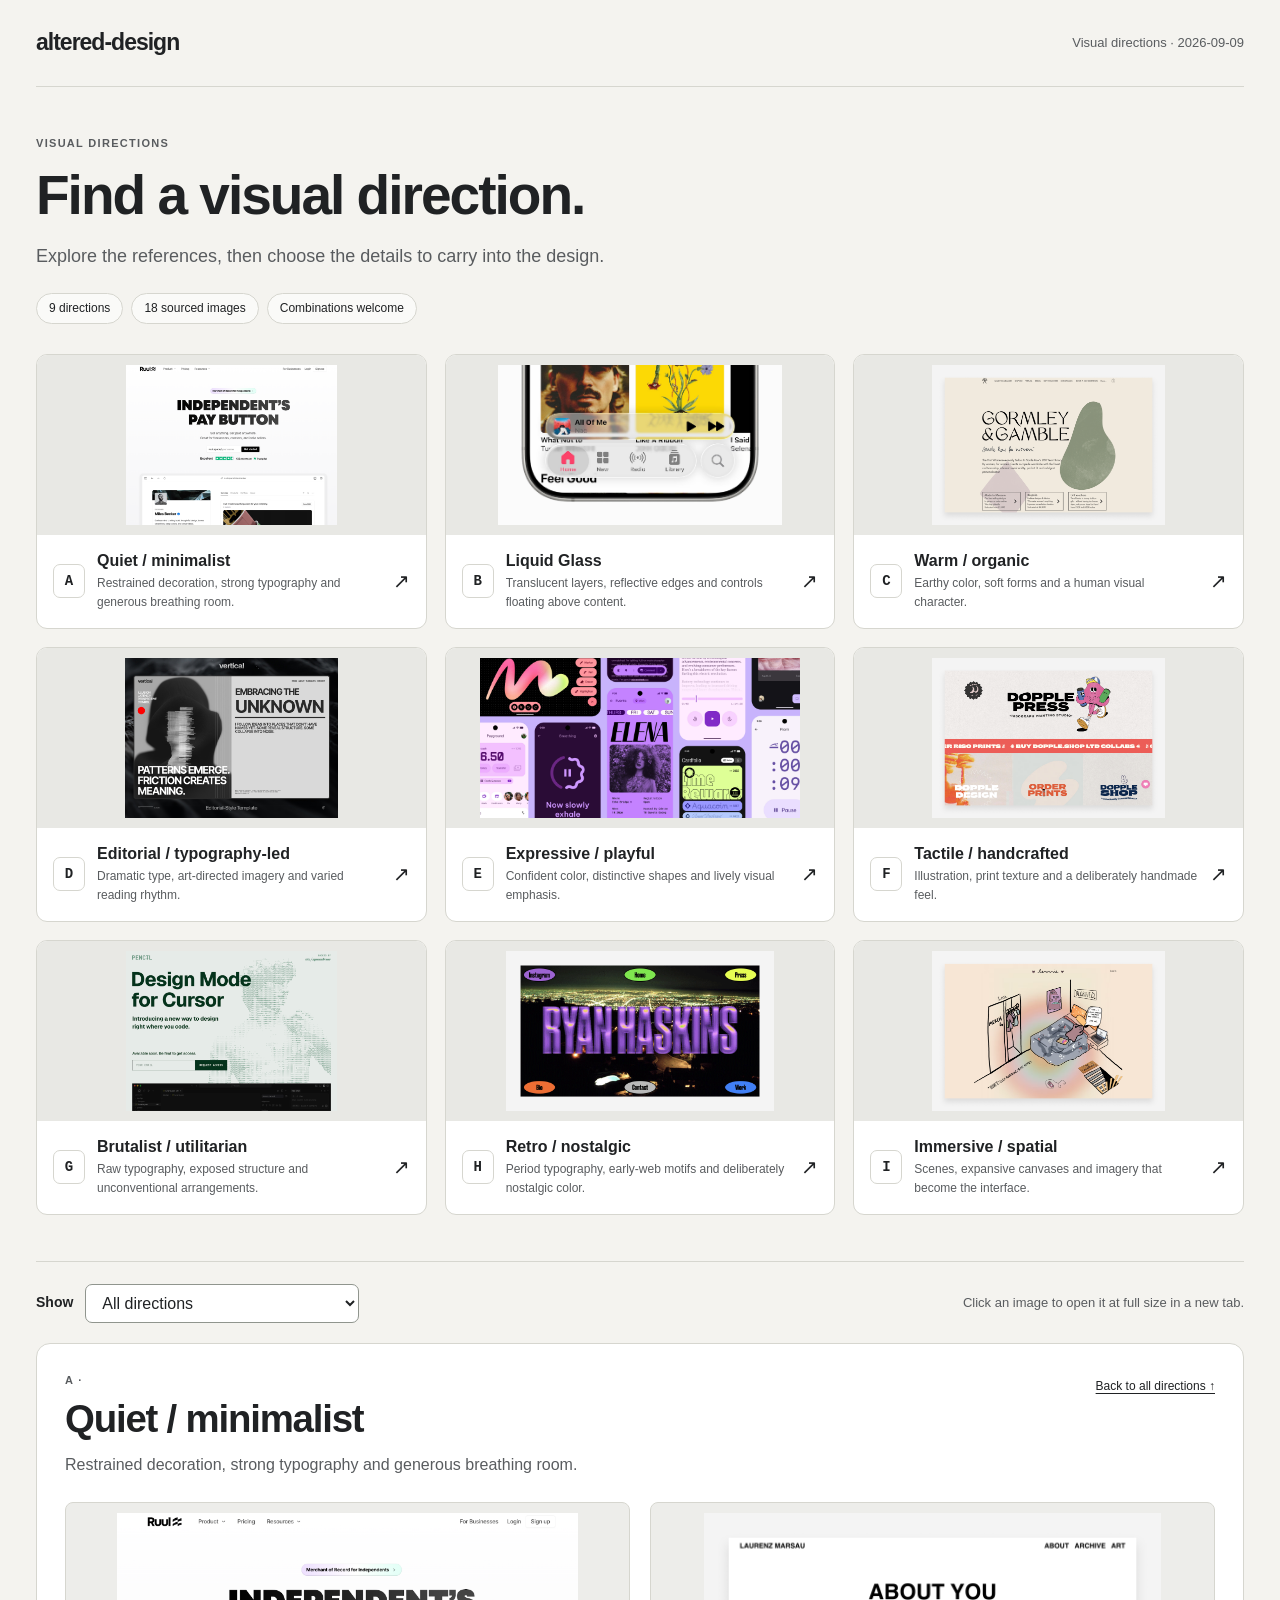
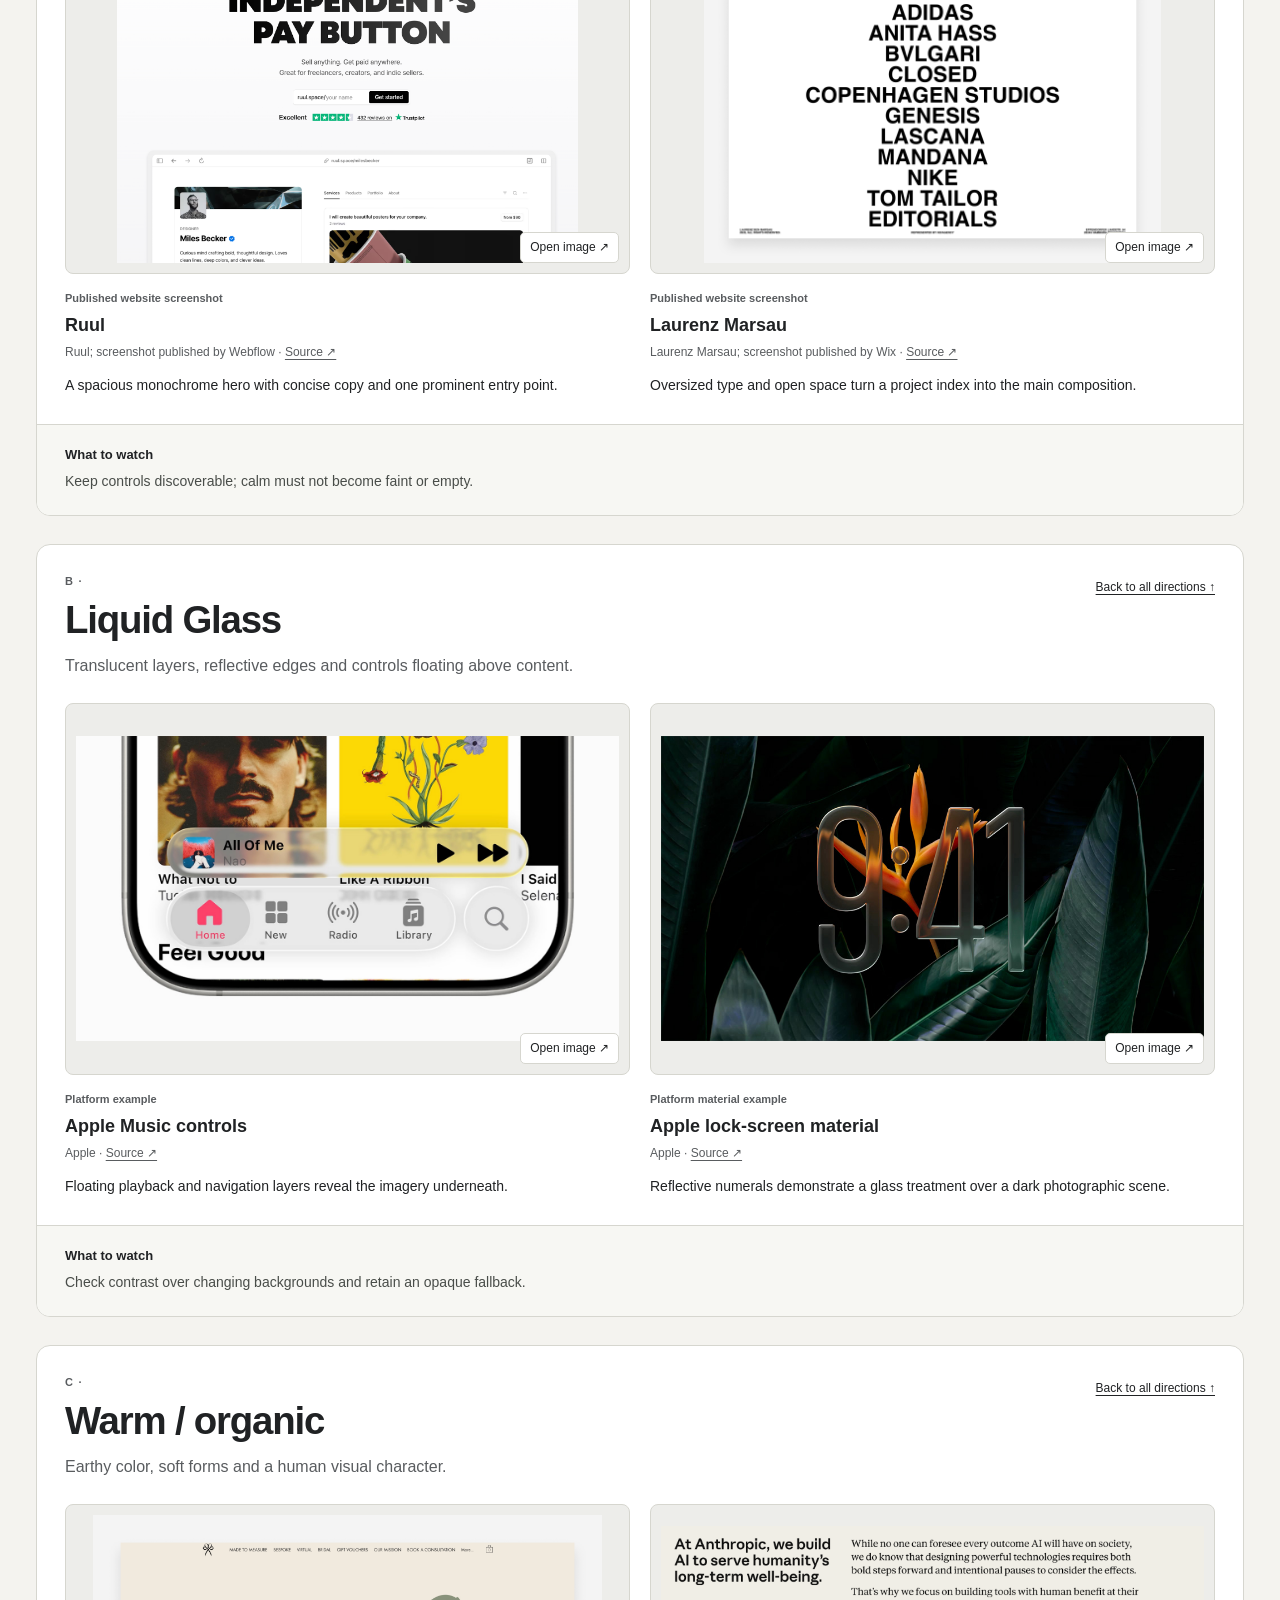
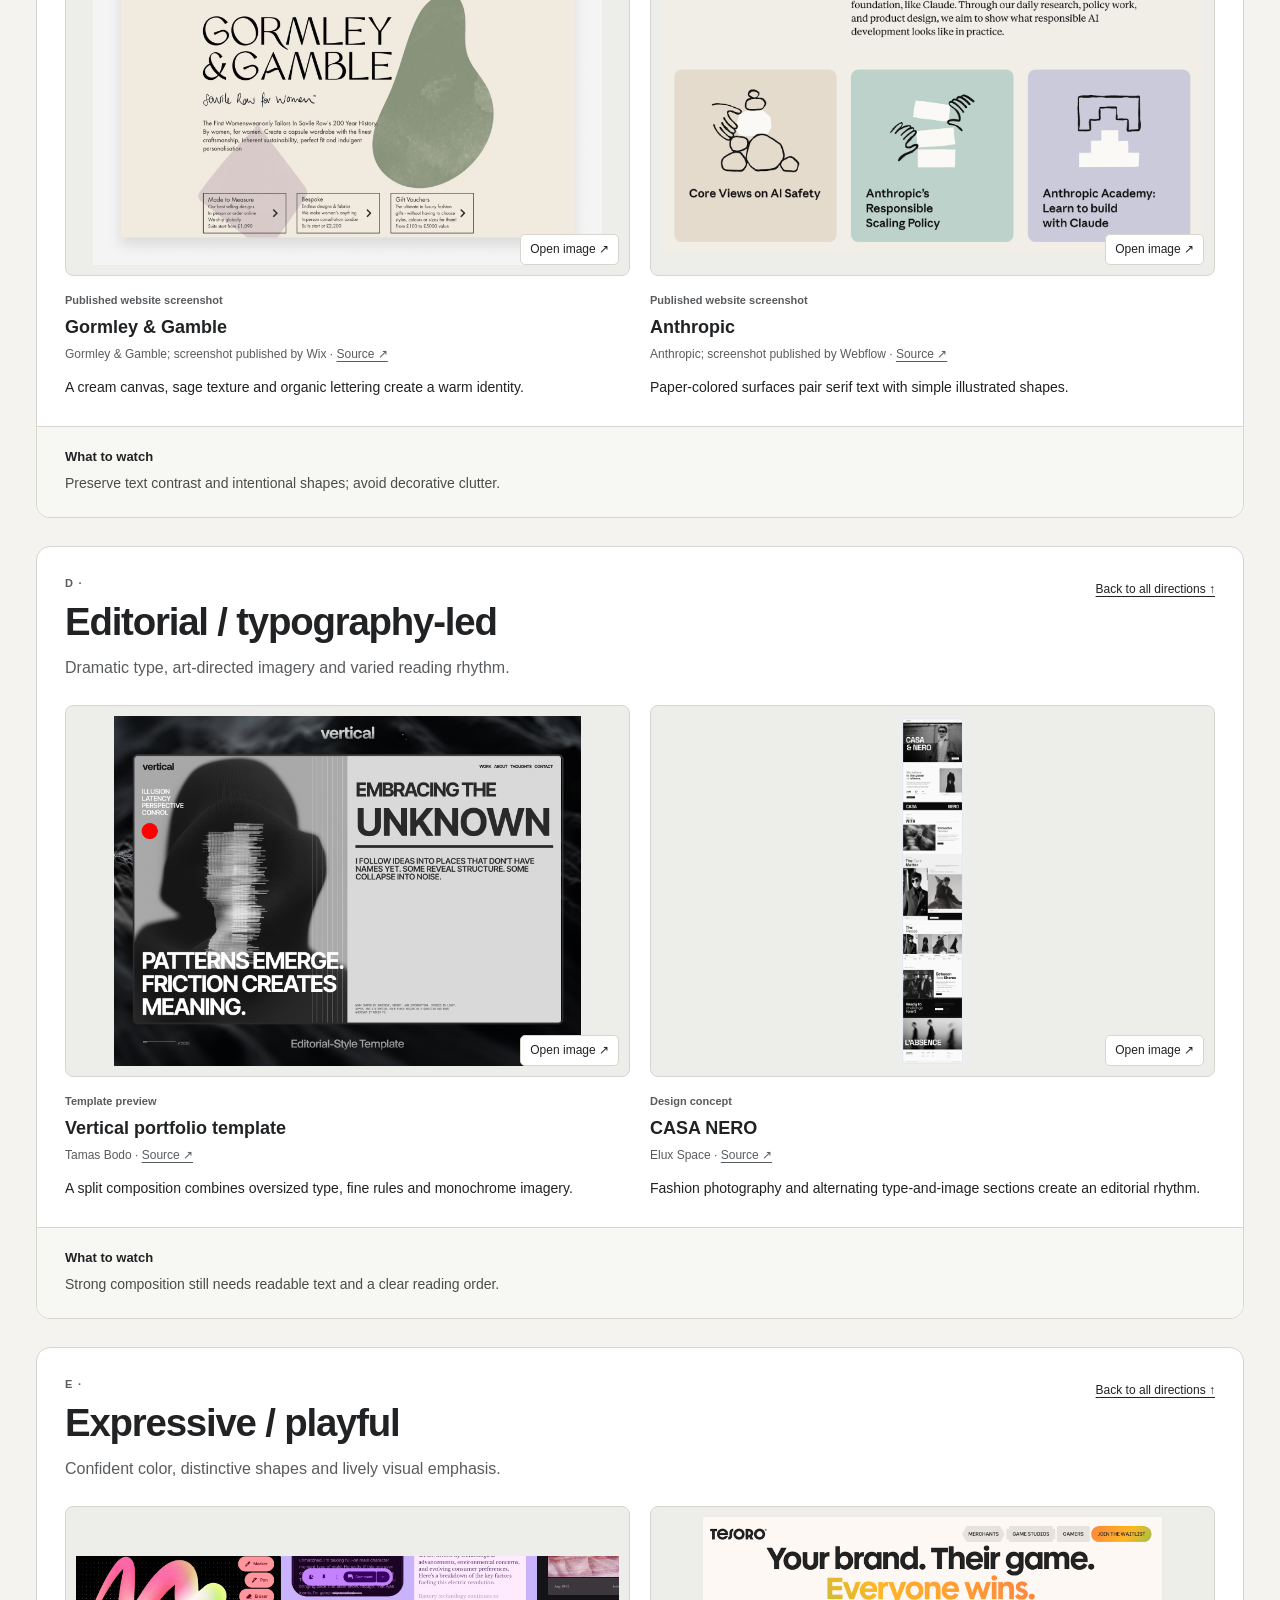
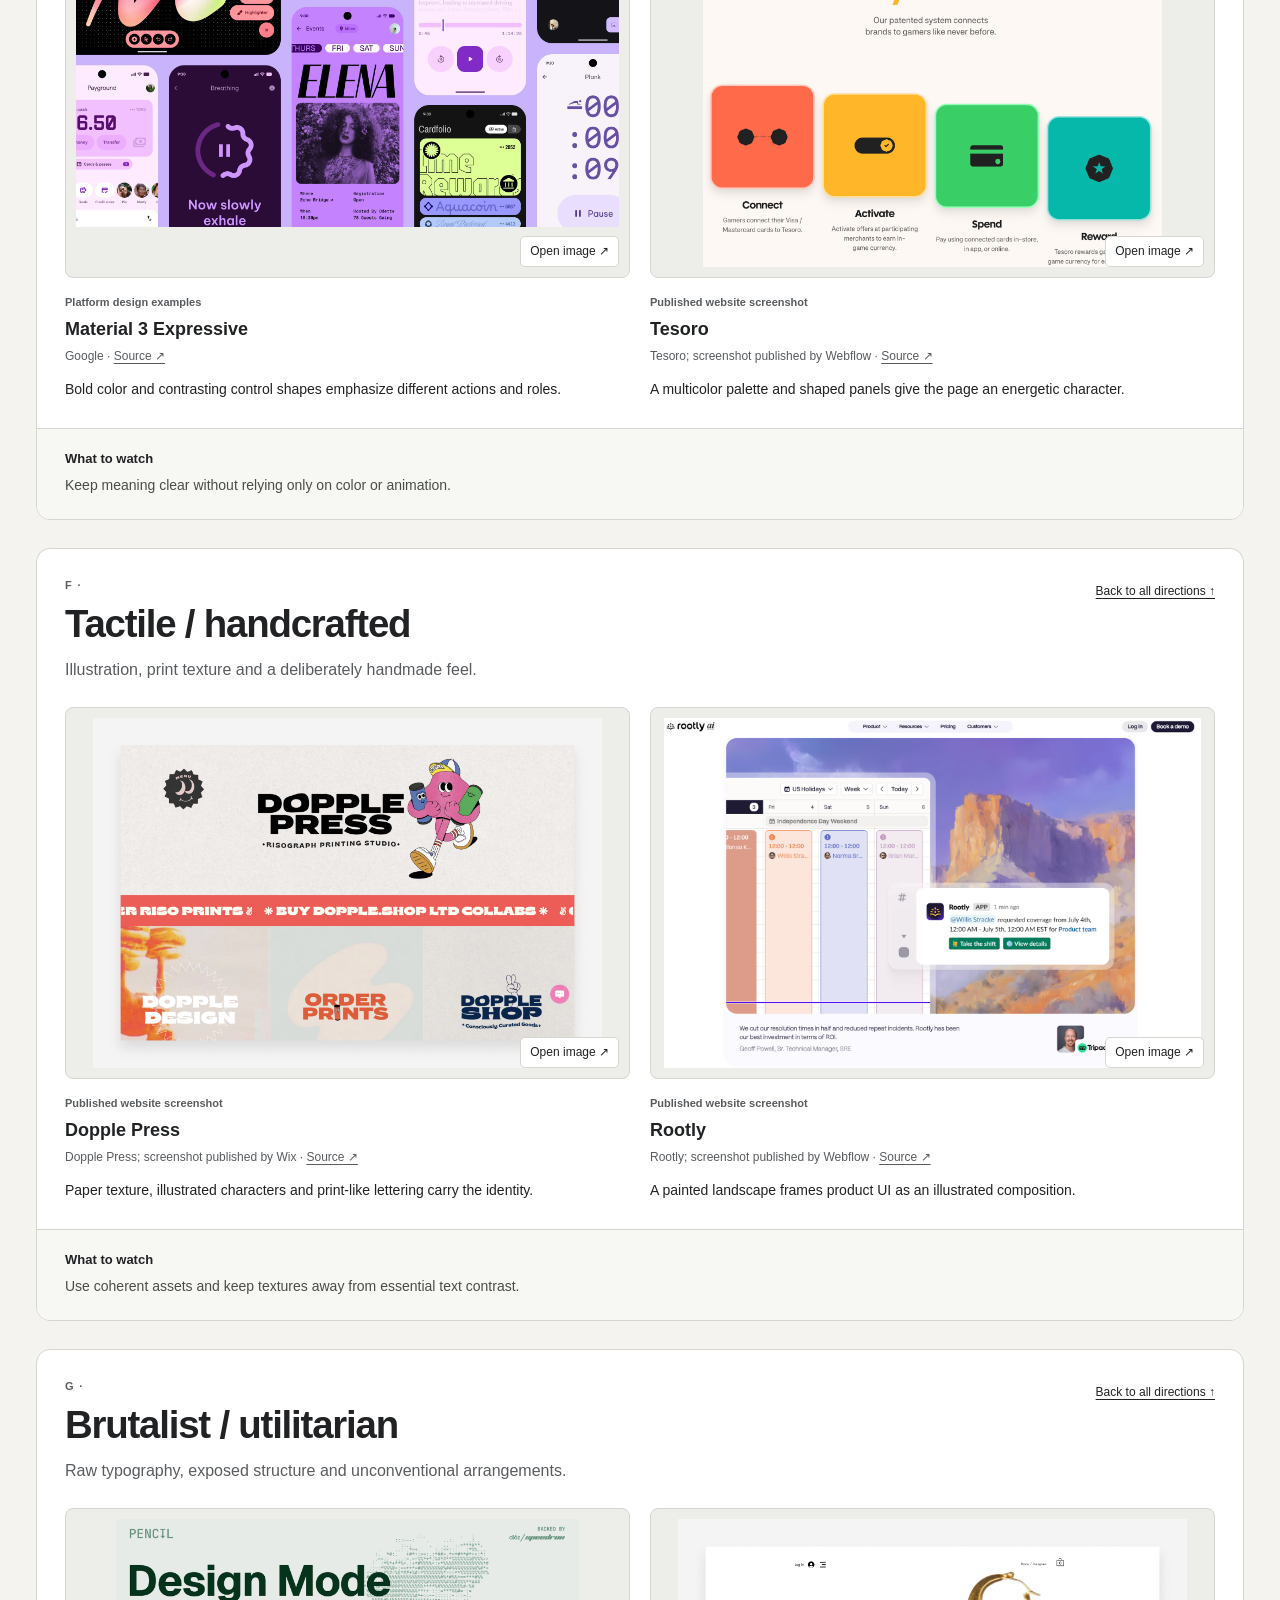
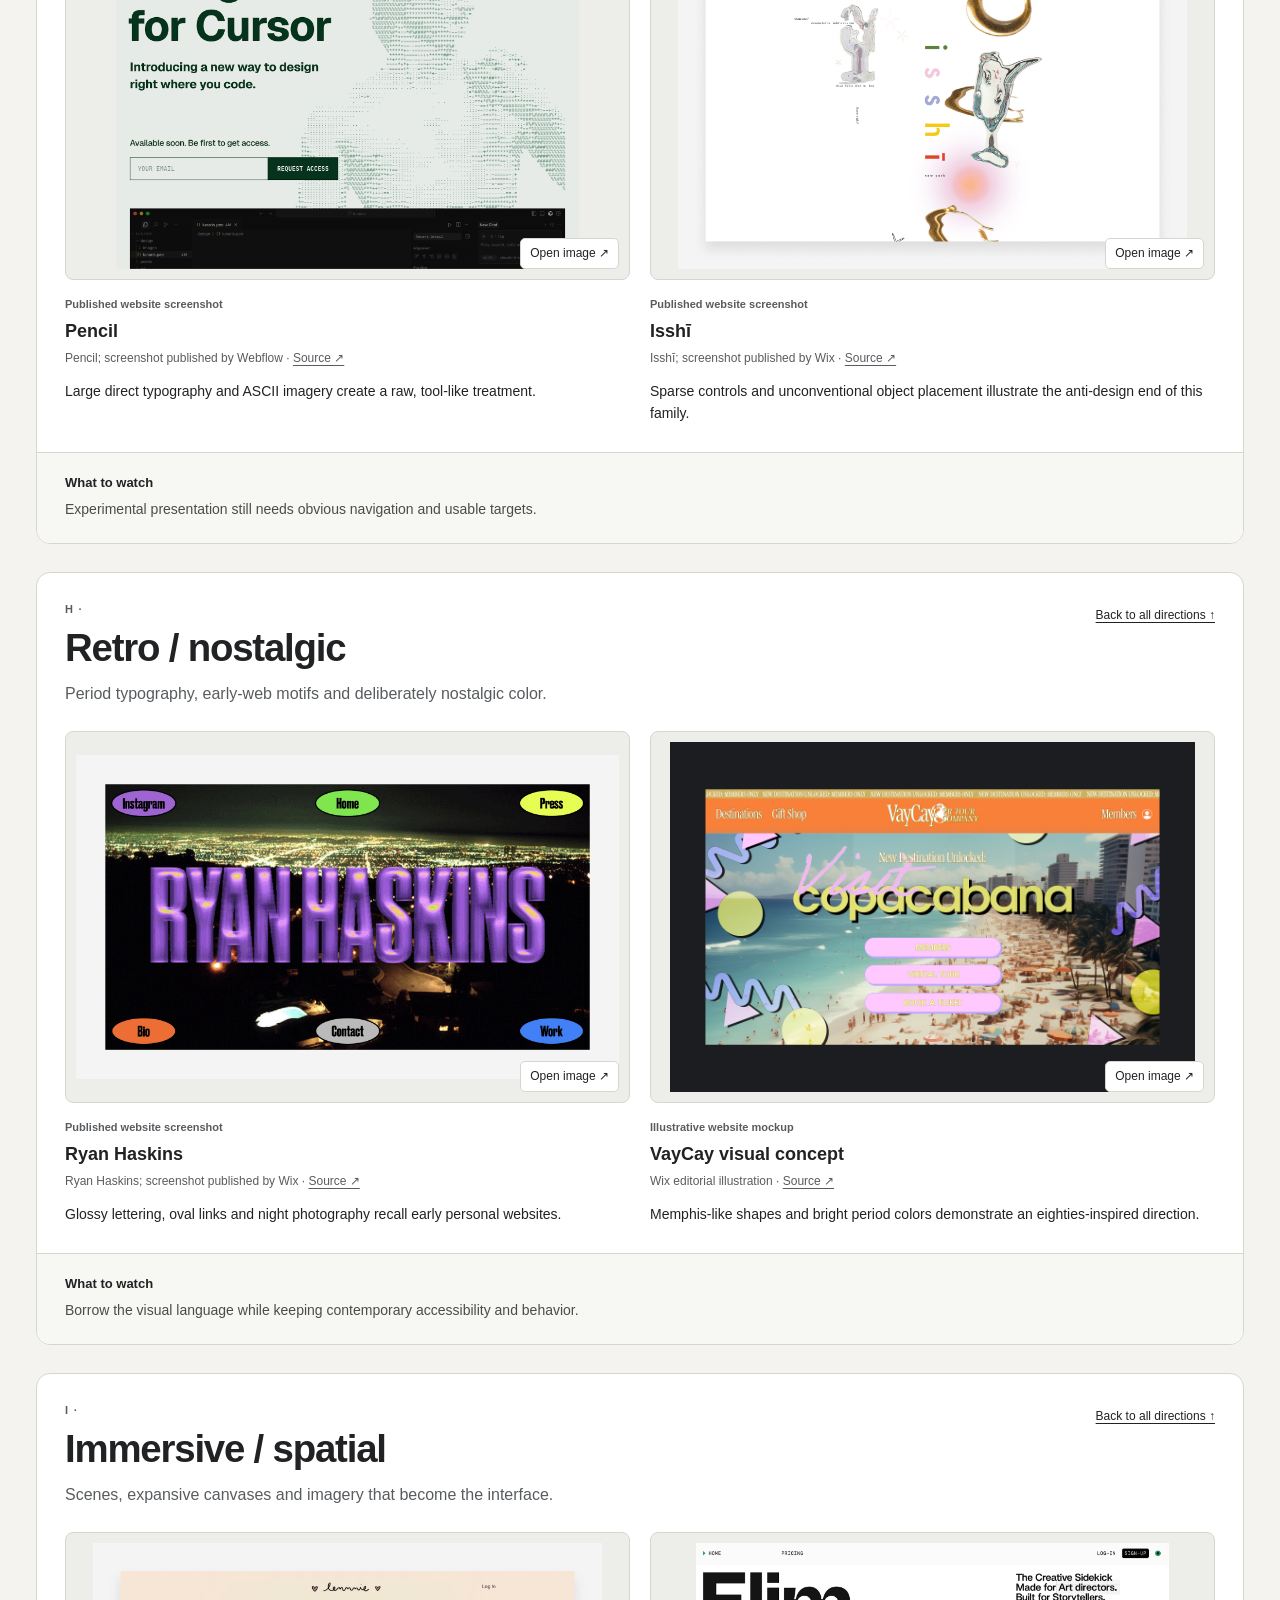
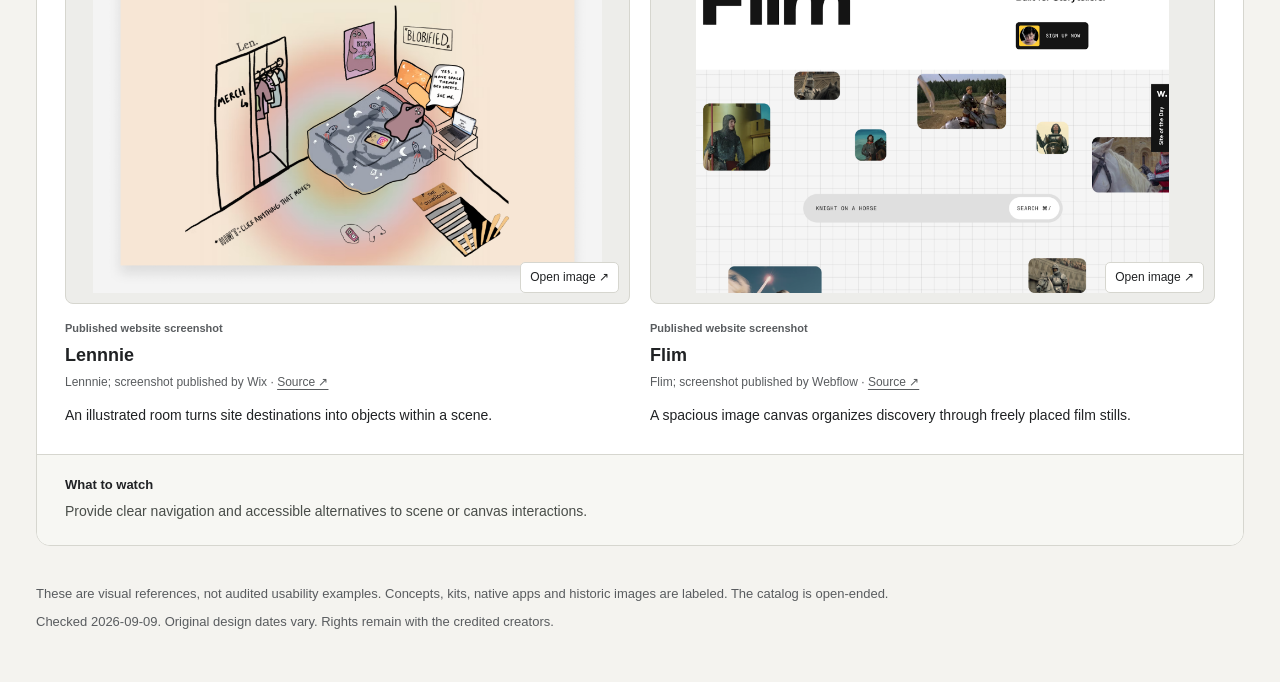
<file: skills/altered-design/assets/visual-references/gallery.html>
<!doctype html><html lang="en"><head><meta charset="utf-8"><meta name="viewport" content="width=device-width,initial-scale=1"><title>altered-design — Visual directions</title><style>
:root{color-scheme:light;--ink:#202224;--muted:#595c5f;--paper:#f4f3ef;--line:#d6d6cf;--accent:#245740}
*{box-sizing:border-box}body{margin:0;background:var(--paper);color:var(--ink);font:16px/1.55 -apple-system,BlinkMacSystemFont,"Segoe UI",sans-serif}
a{color:inherit;text-underline-offset:3px}a:hover{color:var(--accent)}button,select{font:inherit}a:focus-visible,button:focus-visible,select:focus-visible,summary:focus-visible{outline:3px solid #1c6ba4;outline-offset:5px}
h1,h2,h3,p,figure{margin:0}h1{font-size:clamp(34px,4.3vw,60px);line-height:1.08;letter-spacing:-2px;max-width:880px}h2{font-size:clamp(28px,3vw,40px);line-height:1.15;letter-spacing:-1.2px}h3{font-size:18px;line-height:1.3}
.wrap{max-width:1320px;margin:auto;padding:0 36px}.masthead{display:flex;align-items:center;justify-content:space-between;padding:25px 0;border-bottom:1px solid var(--line);font-size:13px}.brand{font-size:23px;font-weight:750;letter-spacing:-1px}.masthead span:last-child{color:var(--muted)}
.intro{padding:48px 0 30px}.eyebrow{text-transform:uppercase;font-size:11px;letter-spacing:1.3px;font-weight:650;display:block;color:var(--muted);margin-bottom:14px}.intro p{max-width:750px;margin-top:18px;color:var(--muted);font-size:18px}.facts{display:flex;flex-wrap:wrap;gap:8px;margin-top:22px}.facts span{font-size:12px;border:1px solid var(--line);border-radius:30px;padding:5px 12px;background:#fff9}
.overview{display:grid;grid-template-columns:repeat(3,minmax(0,1fr));gap:18px}.option{text-decoration:none;background:white;border:1px solid var(--line);border-radius:11px;overflow:hidden;transition:border-color .15s}.option:hover{border-color:var(--accent)}.thumb{height:180px;background:#e8e8e4;padding:10px}.thumb img{width:100%;height:100%;object-fit:contain;display:block}.option-copy{padding:16px;display:flex;gap:12px;align-items:center}.letter{font:600 14px/32px ui-monospace,monospace;border:1px solid var(--line);border-radius:7px;width:32px;text-align:center;flex-shrink:0}.option-copy strong{display:block;font-size:16px;line-height:1.3}.option-copy div span{display:block;color:var(--muted);font-size:12px;margin-top:3px}.arrow{margin-left:auto;font-size:20px}
.tabs-note{border:1px solid #b9cec2;background:#e9f0e9;border-radius:11px;padding:20px 24px;margin-top:28px}.tabs-note h2{font-size:21px;letter-spacing:-.5px}.tabs-note p{margin-top:6px;color:#3f5147;max-width:920px}.tabs-note details{margin-top:12px}.tabs-note summary{cursor:pointer;font-size:14px;font-weight:600;width:fit-content}.tabs-note img{display:block;width:100%;max-width:1060px;margin-top:16px;border:1px solid var(--line);border-radius:7px}.tabs-note .caption{font-size:12px}
.board-tools{display:flex;flex-wrap:wrap;gap:12px;align-items:center;margin:46px 0 20px;padding-top:22px;border-top:1px solid var(--line)}.board-tools label{font-size:14px;font-weight:650}.board-tools select{max-width:100%;border:1px solid #90958e;border-radius:7px;padding:9px 38px 9px 12px;background:white;color:var(--ink)}.board-tools p{margin-left:auto;color:var(--muted);font-size:13px}.direction{background:white;border:1px solid var(--line);border-radius:14px;margin-bottom:28px;scroll-margin-top:22px;overflow:hidden}.direction[hidden]{display:none}.direction-head{display:flex;justify-content:space-between;gap:20px;padding:28px 28px 24px}.direction-head p{color:var(--muted);margin-top:12px;max-width:750px}.direction-head .eyebrow{margin-bottom:8px}.back{font-size:12px;white-space:nowrap;align-self:flex-start;margin-top:5px}.examples{display:grid;grid-template-columns:repeat(2,minmax(0,1fr));gap:20px;padding:0 28px 28px}.image-link{display:block;position:relative;background:#ededea;border:1px solid var(--line);border-radius:8px;overflow:hidden}.image-link img{display:block;width:100%;height:370px;object-fit:contain;padding:10px}.zoom{position:absolute;bottom:10px;right:10px;font-size:12px;background:#fff;color:var(--ink);border:1px solid var(--line);padding:5px 9px;border-radius:5px}.kind{display:block;color:var(--muted);font-size:11px;margin:16px 0 7px;font-weight:550}.credit{font-size:12px;color:var(--muted);margin-top:6px}figcaption>p:last-child{margin-top:12px;font-size:14px;line-height:1.6}.translation{display:grid;grid-template-columns:1.3fr 1fr;gap:32px;background:#f7f7f3;padding:22px 28px;border-top:1px solid var(--line)}.translation h3{font-size:13px}.translation p{font-size:14px;margin-top:7px;color:#494d49}
footer{padding:10px 0 42px;color:var(--muted);font-size:13px;max-width:920px}footer p+p{margin-top:8px}.sr-only{position:absolute;width:1px;height:1px;padding:0;margin:-1px;overflow:hidden;clip:rect(0,0,0,0);white-space:nowrap;border:0}.skip{position:absolute;left:20px;top:-100px;background:white;padding:10px;z-index:5}.skip:focus{top:12px}
@media(max-width:950px){.overview{grid-template-columns:repeat(2,minmax(0,1fr))}.image-link img{height:290px}.direction-head{display:block}.back{display:inline-block;margin-top:14px}.translation{grid-template-columns:1fr;gap:18px}.board-tools p{width:100%;margin-left:0}}
@media(max-width:600px){.wrap{padding:0 18px}.masthead{padding:18px 0}.masthead span:last-child{max-width:170px;text-align:right;font-size:11px}.intro{padding-top:30px}h1{letter-spacing:-1.2px}.intro p{font-size:16px}.overview{grid-template-columns:1fr}.thumb{height:195px}.examples{grid-template-columns:1fr;padding:0 16px 20px;gap:25px}.image-link img{height:290px}.direction-head{padding:22px 16px}.translation{padding:20px 16px}.tabs-note{padding:18px}.board-tools{margin-top:30px}.board-tools select{width:100%}.option-copy{padding:14px}}
@media(prefers-reduced-motion:reduce){*{transition:none!important;scroll-behavior:auto!important}}

</style></head><body>
<a class="skip" href="#overview">Skip to directions</a><main class="wrap"><div class="masthead"><span class="brand">altered-design</span><span>Visual directions · 2026-09-09</span></div>
<header class="intro"><span class="eyebrow">Visual directions</span><h1>Find a visual direction.</h1><p>Explore the references, then choose the details to carry into the design.</p><div class="facts"><span>9 directions</span><span>18 sourced images</span><span>Combinations welcome</span></div></header>
<nav class="overview" id="overview" aria-label="Visual directions"><a class="option" href="#quiet-minimal" data-jump="quiet-minimal"><div class="thumb"><img src="webflow-03.png" alt=""></div><div class="option-copy"><span class="letter">A</span><div><strong>Quiet / minimalist</strong><span>Restrained decoration, strong typography and generous breathing room.</span></div><span class="arrow" aria-hidden="true">↗</span></div><span class="sr-only">See the references</span></a><a class="option" href="#liquid-glass" data-jump="liquid-glass"><div class="thumb"><img src="apple-18.jpg" alt=""></div><div class="option-copy"><span class="letter">B</span><div><strong>Liquid Glass</strong><span>Translucent layers, reflective edges and controls floating above content.</span></div><span class="arrow" aria-hidden="true">↗</span></div><span class="sr-only">See the references</span></a><a class="option" href="#warm-organic" data-jump="warm-organic"><div class="thumb"><img src="wix-07.png" alt=""></div><div class="option-copy"><span class="letter">C</span><div><strong>Warm / organic</strong><span>Earthy color, soft forms and a human visual character.</span></div><span class="arrow" aria-hidden="true">↗</span></div><span class="sr-only">See the references</span></a><a class="option" href="#editorial" data-jump="editorial"><div class="thumb"><img src="vertical.jpg" alt=""></div><div class="option-copy"><span class="letter">D</span><div><strong>Editorial / typography-led</strong><span>Dramatic type, art-directed imagery and varied reading rhythm.</span></div><span class="arrow" aria-hidden="true">↗</span></div><span class="sr-only">See the references</span></a><a class="option" href="#expressive" data-jump="expressive"><div class="thumb"><img src="google-20.webp" alt=""></div><div class="option-copy"><span class="letter">E</span><div><strong>Expressive / playful</strong><span>Confident color, distinctive shapes and lively visual emphasis.</span></div><span class="arrow" aria-hidden="true">↗</span></div><span class="sr-only">See the references</span></a><a class="option" href="#tactile" data-jump="tactile"><div class="thumb"><img src="wix-08.png" alt=""></div><div class="option-copy"><span class="letter">F</span><div><strong>Tactile / handcrafted</strong><span>Illustration, print texture and a deliberately handmade feel.</span></div><span class="arrow" aria-hidden="true">↗</span></div><span class="sr-only">See the references</span></a><a class="option" href="#brutalist" data-jump="brutalist"><div class="thumb"><img src="webflow-01.png" alt=""></div><div class="option-copy"><span class="letter">G</span><div><strong>Brutalist / utilitarian</strong><span>Raw typography, exposed structure and unconventional arrangements.</span></div><span class="arrow" aria-hidden="true">↗</span></div><span class="sr-only">See the references</span></a><a class="option" href="#retro" data-jump="retro"><div class="thumb"><img src="wix-14.png" alt=""></div><div class="option-copy"><span class="letter">H</span><div><strong>Retro / nostalgic</strong><span>Period typography, early-web motifs and deliberately nostalgic color.</span></div><span class="arrow" aria-hidden="true">↗</span></div><span class="sr-only">See the references</span></a><a class="option" href="#immersive" data-jump="immersive"><div class="thumb"><img src="wix-11.png" alt=""></div><div class="option-copy"><span class="letter">I</span><div><strong>Immersive / spatial</strong><span>Scenes, expansive canvases and imagery that become the interface.</span></div><span class="arrow" aria-hidden="true">↗</span></div><span class="sr-only">See the references</span></a></nav>
<div class="board-tools"><label for="direction-filter">Show</label><select id="direction-filter"><option value="all">All directions</option><option value="quiet-minimal">A · Quiet / minimalist</option><option value="liquid-glass">B · Liquid Glass</option><option value="warm-organic">C · Warm / organic</option><option value="editorial">D · Editorial / typography-led</option><option value="expressive">E · Expressive / playful</option><option value="tactile">F · Tactile / handcrafted</option><option value="brutalist">G · Brutalist / utilitarian</option><option value="retro">H · Retro / nostalgic</option><option value="immersive">I · Immersive / spatial</option></select><p>Click an image to open it at full size in a new tab.</p></div>
<div id="references"><section class="direction" id="quiet-minimal" aria-labelledby="title-quiet-minimal"><header class="direction-head"><div><span class="eyebrow">A · </span><h2 id="title-quiet-minimal" tabindex="-1">Quiet / minimalist</h2><p>Restrained decoration, strong typography and generous breathing room.</p></div><a class="back" href="#overview">Back to all directions ↑</a></header><div class="examples"><figure><a class="image-link" href="webflow-03.png" target="_blank" rel="noopener" aria-label="Open image: Ruul"><img data-example src="webflow-03.png" alt="Ruul: A spacious monochrome hero with concise copy and one prominent entry point."><span class="zoom">Open image ↗</span></a><figcaption><span class="kind">Published website screenshot</span><h3>Ruul</h3><p class="credit">Ruul; screenshot published by Webflow · <a href="https://webflow.com/blog/web-design-trends-2026" target="_blank" rel="noopener noreferrer">Source ↗</a></p><p>A spacious monochrome hero with concise copy and one prominent entry point.</p></figcaption></figure><figure><a class="image-link" href="wix-09.png" target="_blank" rel="noopener" aria-label="Open image: Laurenz Marsau"><img data-example src="wix-09.png" alt="Laurenz Marsau: Oversized type and open space turn a project index into the main composition."><span class="zoom">Open image ↗</span></a><figcaption><span class="kind">Published website screenshot</span><h3>Laurenz Marsau</h3><p class="credit">Laurenz Marsau; screenshot published by Wix · <a href="https://www.wix.com/blog/web-design-trends" target="_blank" rel="noopener noreferrer">Source ↗</a></p><p>Oversized type and open space turn a project index into the main composition.</p></figcaption></figure></div><div class="translation"><div><h3>What to watch</h3><p>Keep controls discoverable; calm must not become faint or empty.</p></div></div></section><section class="direction" id="liquid-glass" aria-labelledby="title-liquid-glass"><header class="direction-head"><div><span class="eyebrow">B · </span><h2 id="title-liquid-glass" tabindex="-1">Liquid Glass</h2><p>Translucent layers, reflective edges and controls floating above content.</p></div><a class="back" href="#overview">Back to all directions ↑</a></header><div class="examples"><figure><a class="image-link" href="apple-18.jpg" target="_blank" rel="noopener" aria-label="Open image: Apple Music controls"><img data-example src="apple-18.jpg" alt="Apple Music controls: Floating playback and navigation layers reveal the imagery underneath."><span class="zoom">Open image ↗</span></a><figcaption><span class="kind">Platform example</span><h3>Apple Music controls</h3><p class="credit">Apple · <a href="https://www.apple.com/newsroom/2025/06/apple-introduces-a-delightful-and-elegant-new-software-design/" target="_blank" rel="noopener noreferrer">Source ↗</a></p><p>Floating playback and navigation layers reveal the imagery underneath.</p></figcaption></figure><figure><a class="image-link" href="apple-17.jpg" target="_blank" rel="noopener" aria-label="Open image: Apple lock-screen material"><img data-example src="apple-17.jpg" alt="Apple lock-screen material: Reflective numerals demonstrate a glass treatment over a dark photographic scene."><span class="zoom">Open image ↗</span></a><figcaption><span class="kind">Platform material example</span><h3>Apple lock-screen material</h3><p class="credit">Apple · <a href="https://www.apple.com/newsroom/2025/06/apple-introduces-a-delightful-and-elegant-new-software-design/" target="_blank" rel="noopener noreferrer">Source ↗</a></p><p>Reflective numerals demonstrate a glass treatment over a dark photographic scene.</p></figcaption></figure></div><div class="translation"><div><h3>What to watch</h3><p>Check contrast over changing backgrounds and retain an opaque fallback.</p></div></div></section><section class="direction" id="warm-organic" aria-labelledby="title-warm-organic"><header class="direction-head"><div><span class="eyebrow">C · </span><h2 id="title-warm-organic" tabindex="-1">Warm / organic</h2><p>Earthy color, soft forms and a human visual character.</p></div><a class="back" href="#overview">Back to all directions ↑</a></header><div class="examples"><figure><a class="image-link" href="wix-07.png" target="_blank" rel="noopener" aria-label="Open image: Gormley &amp; Gamble"><img data-example src="wix-07.png" alt="Gormley &amp; Gamble: A cream canvas, sage texture and organic lettering create a warm identity."><span class="zoom">Open image ↗</span></a><figcaption><span class="kind">Published website screenshot</span><h3>Gormley &amp; Gamble</h3><p class="credit">Gormley &amp; Gamble; screenshot published by Wix · <a href="https://www.wix.com/blog/web-design-trends" target="_blank" rel="noopener noreferrer">Source ↗</a></p><p>A cream canvas, sage texture and organic lettering create a warm identity.</p></figcaption></figure><figure><a class="image-link" href="webflow-00.png" target="_blank" rel="noopener" aria-label="Open image: Anthropic"><img data-example src="webflow-00.png" alt="Anthropic: Paper-colored surfaces pair serif text with simple illustrated shapes."><span class="zoom">Open image ↗</span></a><figcaption><span class="kind">Published website screenshot</span><h3>Anthropic</h3><p class="credit">Anthropic; screenshot published by Webflow · <a href="https://webflow.com/blog/web-design-trends-2026" target="_blank" rel="noopener noreferrer">Source ↗</a></p><p>Paper-colored surfaces pair serif text with simple illustrated shapes.</p></figcaption></figure></div><div class="translation"><div><h3>What to watch</h3><p>Preserve text contrast and intentional shapes; avoid decorative clutter.</p></div></div></section><section class="direction" id="editorial" aria-labelledby="title-editorial"><header class="direction-head"><div><span class="eyebrow">D · </span><h2 id="title-editorial" tabindex="-1">Editorial / typography-led</h2><p>Dramatic type, art-directed imagery and varied reading rhythm.</p></div><a class="back" href="#overview">Back to all directions ↑</a></header><div class="examples"><figure><a class="image-link" href="vertical.jpg" target="_blank" rel="noopener" aria-label="Open image: Vertical portfolio template"><img data-example src="vertical.jpg" alt="Vertical portfolio template: A split composition combines oversized type, fine rules and monochrome imagery."><span class="zoom">Open image ↗</span></a><figcaption><span class="kind">Template preview</span><h3>Vertical portfolio template</h3><p class="credit">Tamas Bodo · <a href="https://www.framer.com/marketplace/templates/vertical/" target="_blank" rel="noopener noreferrer">Source ↗</a></p><p>A split composition combines oversized type, fine rules and monochrome imagery.</p></figcaption></figure><figure><a class="image-link" href="casa-nero.png" target="_blank" rel="noopener" aria-label="Open image: CASA NERO"><img data-example src="casa-nero.png" alt="CASA NERO: Fashion photography and alternating type-and-image sections create an editorial rhythm."><span class="zoom">Open image ↗</span></a><figcaption><span class="kind">Design concept</span><h3>CASA NERO</h3><p class="credit">Elux Space · <a href="https://dribbble.com/shots/27278082-CASA-NERO-Fashion-Website-Design-Editorial-Landing-Page" target="_blank" rel="noopener noreferrer">Source ↗</a></p><p>Fashion photography and alternating type-and-image sections create an editorial rhythm.</p></figcaption></figure></div><div class="translation"><div><h3>What to watch</h3><p>Strong composition still needs readable text and a clear reading order.</p></div></div></section><section class="direction" id="expressive" aria-labelledby="title-expressive"><header class="direction-head"><div><span class="eyebrow">E · </span><h2 id="title-expressive" tabindex="-1">Expressive / playful</h2><p>Confident color, distinctive shapes and lively visual emphasis.</p></div><a class="back" href="#overview">Back to all directions ↑</a></header><div class="examples"><figure><a class="image-link" href="google-20.webp" target="_blank" rel="noopener" aria-label="Open image: Material 3 Expressive"><img data-example src="google-20.webp" alt="Material 3 Expressive: Bold color and contrasting control shapes emphasize different actions and roles."><span class="zoom">Open image ↗</span></a><figcaption><span class="kind">Platform design examples</span><h3>Material 3 Expressive</h3><p class="credit">Google · <a href="https://design.google/library/expressive-material-design-google-research" target="_blank" rel="noopener noreferrer">Source ↗</a></p><p>Bold color and contrasting control shapes emphasize different actions and roles.</p></figcaption></figure><figure><a class="image-link" href="webflow-05.png" target="_blank" rel="noopener" aria-label="Open image: Tesoro"><img data-example src="webflow-05.png" alt="Tesoro: A multicolor palette and shaped panels give the page an energetic character."><span class="zoom">Open image ↗</span></a><figcaption><span class="kind">Published website screenshot</span><h3>Tesoro</h3><p class="credit">Tesoro; screenshot published by Webflow · <a href="https://webflow.com/blog/web-design-trends-2026" target="_blank" rel="noopener noreferrer">Source ↗</a></p><p>A multicolor palette and shaped panels give the page an energetic character.</p></figcaption></figure></div><div class="translation"><div><h3>What to watch</h3><p>Keep meaning clear without relying only on color or animation.</p></div></div></section><section class="direction" id="tactile" aria-labelledby="title-tactile"><header class="direction-head"><div><span class="eyebrow">F · </span><h2 id="title-tactile" tabindex="-1">Tactile / handcrafted</h2><p>Illustration, print texture and a deliberately handmade feel.</p></div><a class="back" href="#overview">Back to all directions ↑</a></header><div class="examples"><figure><a class="image-link" href="wix-08.png" target="_blank" rel="noopener" aria-label="Open image: Dopple Press"><img data-example src="wix-08.png" alt="Dopple Press: Paper texture, illustrated characters and print-like lettering carry the identity."><span class="zoom">Open image ↗</span></a><figcaption><span class="kind">Published website screenshot</span><h3>Dopple Press</h3><p class="credit">Dopple Press; screenshot published by Wix · <a href="https://www.wix.com/blog/web-design-trends" target="_blank" rel="noopener noreferrer">Source ↗</a></p><p>Paper texture, illustrated characters and print-like lettering carry the identity.</p></figcaption></figure><figure><a class="image-link" href="webflow-02.png" target="_blank" rel="noopener" aria-label="Open image: Rootly"><img data-example src="webflow-02.png" alt="Rootly: A painted landscape frames product UI as an illustrated composition."><span class="zoom">Open image ↗</span></a><figcaption><span class="kind">Published website screenshot</span><h3>Rootly</h3><p class="credit">Rootly; screenshot published by Webflow · <a href="https://webflow.com/blog/web-design-trends-2026" target="_blank" rel="noopener noreferrer">Source ↗</a></p><p>A painted landscape frames product UI as an illustrated composition.</p></figcaption></figure></div><div class="translation"><div><h3>What to watch</h3><p>Use coherent assets and keep textures away from essential text contrast.</p></div></div></section><section class="direction" id="brutalist" aria-labelledby="title-brutalist"><header class="direction-head"><div><span class="eyebrow">G · </span><h2 id="title-brutalist" tabindex="-1">Brutalist / utilitarian</h2><p>Raw typography, exposed structure and unconventional arrangements.</p></div><a class="back" href="#overview">Back to all directions ↑</a></header><div class="examples"><figure><a class="image-link" href="webflow-01.png" target="_blank" rel="noopener" aria-label="Open image: Pencil"><img data-example src="webflow-01.png" alt="Pencil: Large direct typography and ASCII imagery create a raw, tool-like treatment."><span class="zoom">Open image ↗</span></a><figcaption><span class="kind">Published website screenshot</span><h3>Pencil</h3><p class="credit">Pencil; screenshot published by Webflow · <a href="https://webflow.com/blog/web-design-trends-2026" target="_blank" rel="noopener noreferrer">Source ↗</a></p><p>Large direct typography and ASCII imagery create a raw, tool-like treatment.</p></figcaption></figure><figure><a class="image-link" href="wix-12.png" target="_blank" rel="noopener" aria-label="Open image: Isshī"><img data-example src="wix-12.png" alt="Isshī: Sparse controls and unconventional object placement illustrate the anti-design end of this family."><span class="zoom">Open image ↗</span></a><figcaption><span class="kind">Published website screenshot</span><h3>Isshī</h3><p class="credit">Isshī; screenshot published by Wix · <a href="https://www.wix.com/blog/web-design-trends" target="_blank" rel="noopener noreferrer">Source ↗</a></p><p>Sparse controls and unconventional object placement illustrate the anti-design end of this family.</p></figcaption></figure></div><div class="translation"><div><h3>What to watch</h3><p>Experimental presentation still needs obvious navigation and usable targets.</p></div></div></section><section class="direction" id="retro" aria-labelledby="title-retro"><header class="direction-head"><div><span class="eyebrow">H · </span><h2 id="title-retro" tabindex="-1">Retro / nostalgic</h2><p>Period typography, early-web motifs and deliberately nostalgic color.</p></div><a class="back" href="#overview">Back to all directions ↑</a></header><div class="examples"><figure><a class="image-link" href="wix-14.png" target="_blank" rel="noopener" aria-label="Open image: Ryan Haskins"><img data-example src="wix-14.png" alt="Ryan Haskins: Glossy lettering, oval links and night photography recall early personal websites."><span class="zoom">Open image ↗</span></a><figcaption><span class="kind">Published website screenshot</span><h3>Ryan Haskins</h3><p class="credit">Ryan Haskins; screenshot published by Wix · <a href="https://www.wix.com/blog/web-design-trends" target="_blank" rel="noopener noreferrer">Source ↗</a></p><p>Glossy lettering, oval links and night photography recall early personal websites.</p></figcaption></figure><figure><a class="image-link" href="wix-13.jpg" target="_blank" rel="noopener" aria-label="Open image: VayCay visual concept"><img data-example src="wix-13.jpg" alt="VayCay visual concept: Memphis-like shapes and bright period colors demonstrate an eighties-inspired direction."><span class="zoom">Open image ↗</span></a><figcaption><span class="kind">Illustrative website mockup</span><h3>VayCay visual concept</h3><p class="credit">Wix editorial illustration · <a href="https://www.wix.com/blog/web-design-trends" target="_blank" rel="noopener noreferrer">Source ↗</a></p><p>Memphis-like shapes and bright period colors demonstrate an eighties-inspired direction.</p></figcaption></figure></div><div class="translation"><div><h3>What to watch</h3><p>Borrow the visual language while keeping contemporary accessibility and behavior.</p></div></div></section><section class="direction" id="immersive" aria-labelledby="title-immersive"><header class="direction-head"><div><span class="eyebrow">I · </span><h2 id="title-immersive" tabindex="-1">Immersive / spatial</h2><p>Scenes, expansive canvases and imagery that become the interface.</p></div><a class="back" href="#overview">Back to all directions ↑</a></header><div class="examples"><figure><a class="image-link" href="wix-11.png" target="_blank" rel="noopener" aria-label="Open image: Lennnie"><img data-example src="wix-11.png" alt="Lennnie: An illustrated room turns site destinations into objects within a scene."><span class="zoom">Open image ↗</span></a><figcaption><span class="kind">Published website screenshot</span><h3>Lennnie</h3><p class="credit">Lennnie; screenshot published by Wix · <a href="https://www.wix.com/blog/web-design-trends" target="_blank" rel="noopener noreferrer">Source ↗</a></p><p>An illustrated room turns site destinations into objects within a scene.</p></figcaption></figure><figure><a class="image-link" href="webflow-06.png" target="_blank" rel="noopener" aria-label="Open image: Flim"><img data-example src="webflow-06.png" alt="Flim: A spacious image canvas organizes discovery through freely placed film stills."><span class="zoom">Open image ↗</span></a><figcaption><span class="kind">Published website screenshot</span><h3>Flim</h3><p class="credit">Flim; screenshot published by Webflow · <a href="https://webflow.com/blog/web-design-trends-2026" target="_blank" rel="noopener noreferrer">Source ↗</a></p><p>A spacious image canvas organizes discovery through freely placed film stills.</p></figcaption></figure></div><div class="translation"><div><h3>What to watch</h3><p>Provide clear navigation and accessible alternatives to scene or canvas interactions.</p></div></div></section></div><footer><p>These are visual references, not audited usability examples. Concepts, kits, native apps and historic images are labeled. The catalog is open-ended.</p><p>Checked 2026-09-09. Original design dates vary. Rights remain with the credited creators.</p><p></p></footer></main><script>
const filter=document.querySelector('#direction-filter');
const sections=[...document.querySelectorAll('.direction')];
function show(value){for(const s of sections)s.hidden=value!=='all'&&s.id!==value;filter.value=value;}
filter.addEventListener('change',()=>{show(filter.value);if(filter.value!=='all'){const s=document.getElementById(filter.value);s.querySelector('h2').focus({preventScroll:true});s.scrollIntoView();}else document.querySelector('.board-tools').scrollIntoView();});
for(const link of document.querySelectorAll('[data-jump]'))link.addEventListener('click',()=>show(link.dataset.jump));
for(const link of document.querySelectorAll('.back'))link.addEventListener('click',()=>show('all'));
window.addEventListener('hashchange',()=>{const id=location.hash.slice(1);if(sections.some(s=>s.id===id))show(id);});
if(sections.some(s=>s.id===location.hash.slice(1)))show(location.hash.slice(1));

</script></body></html>
</file>
